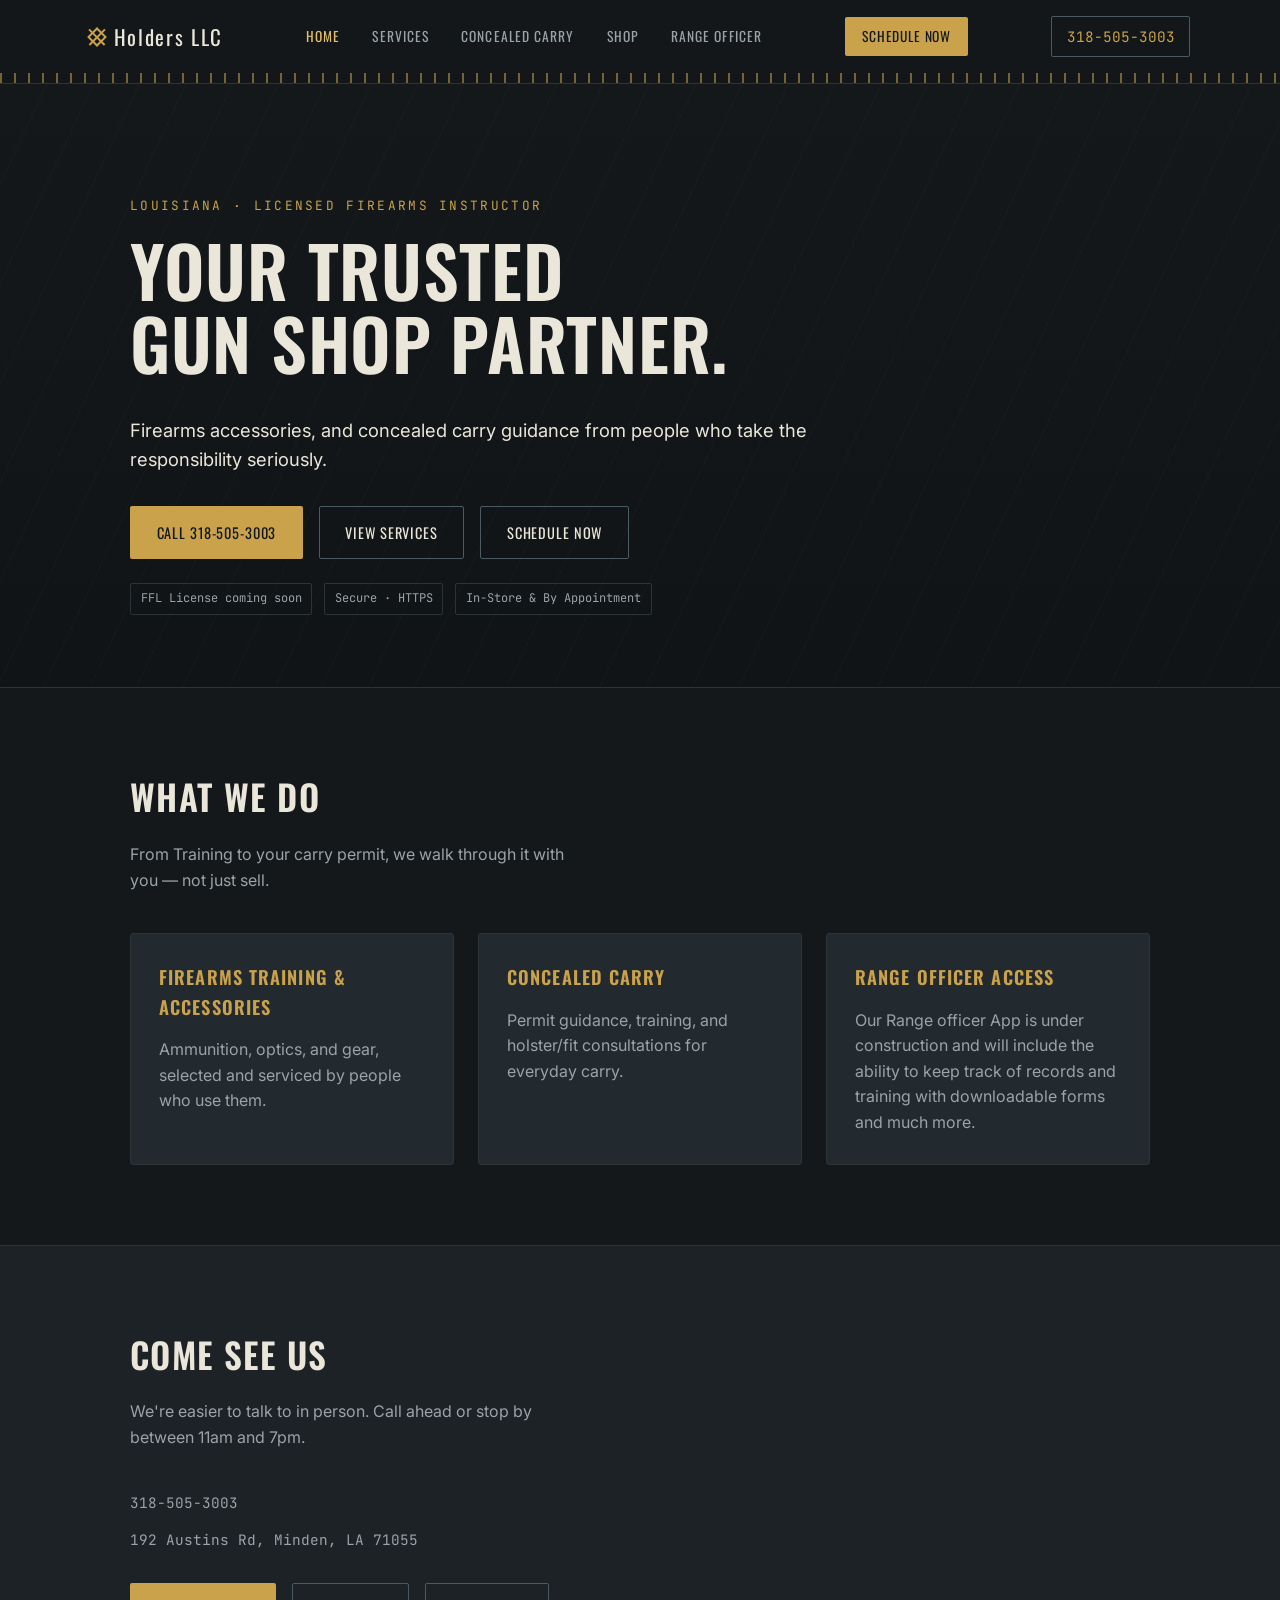
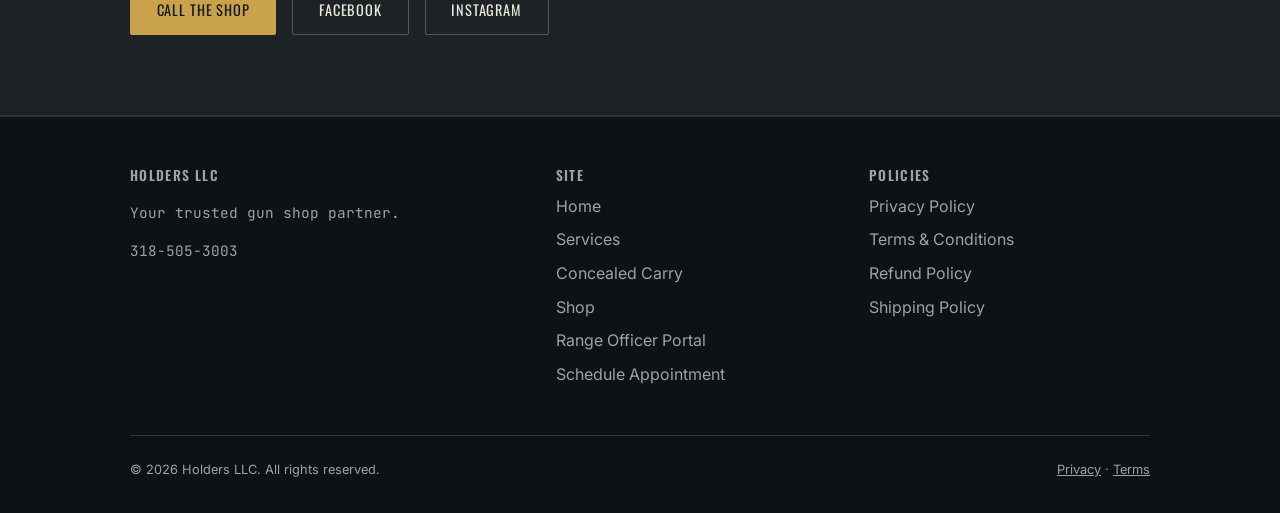
<file: index.html>
<!DOCTYPE html>
<html lang="en">
<head>
<meta charset="UTF-8">
<meta name="viewport" content="width=device-width, initial-scale=1">
<title>Holders LLC — Your Trusted Gun Shop Partner</title>
<meta name="description" content="Holders LLC: your trusted gun shop for firearms accessories, and concealed carry services.">
<link rel="preconnect" href="https://fonts.googleapis.com">
<link href="https://fonts.googleapis.com/css2?family=Oswald:wght@500;600;700&family=Inter:wght@400;500;600&family=JetBrains+Mono:wght@400;500&display=swap" rel="stylesheet">
<link rel="stylesheet" href="style.css">
</head>
<body>

<header class="site">
  <div class="container nav-inner">
    <a href="index.html" class="brand"><span class="mark"></span>Holders LLC</a>
    <button class="nav-toggle" aria-label="Toggle menu" onclick="document.querySelector('nav.links').classList.toggle('open')">☰</button>
    <nav class="links">
      <a href="index.html" class="active">Home</a>
      <a href="services.html">Services</a>
      <a href="concealed-carry.html">Concealed Carry</a>
      <a href="shop.html">Shop</a>
      <a href="http://portal.holders.llc">Range Officer</a>
    </nav>
    <a href="https://portal.holders.llc/booking" class="btn btn-primary" style="font-size:0.85rem;padding:0.45rem 1rem;">Schedule Now</a>
    <a href="tel:3185053003" class="nav-phone">318-505-3003</a>
  </div>
  <div class="rim-rule"></div>
</header>

<main>
  <section class="hero">
    <div class="container">
      <span class="eyebrow">Louisiana · Licensed Firearms Instructor</span>
      <h1>Your trusted<br>gun shop partner.</h1>
      <p class="lead">Firearms accessories, and concealed carry guidance from people who take the responsibility seriously.</p>
      <div class="hero-actions">
        <a href="tel:3185053003" class="btn btn-primary">Call 318-505-3003</a>
        <a href="services.html" class="btn btn-ghost">View Services</a>
        <a href="https://portal.holders.llc/booking" class="btn btn-ghost">Schedule Now</a>
      </div>
      <div class="badges">
        <span class="badge">FFL License coming soon</span>
        <span class="badge">Secure · HTTPS</span>
        <span class="badge">In-Store &amp; By Appointment</span>
      </div>
    </div>
  </section>

  <section>
    <div class="container">
      <div class="section-head">
        <h2 class="mt-0">What we do</h2>
        <p>From Training to your carry permit, we walk through it with you — not just sell.</p>
      </div>
      <div class="grid-3">
        <div class="card">
          <h3>Firearms Training &amp; Accessories</h3>
          <p>Ammunition, optics, and gear, selected and serviced by people who use them.</p>
        </div>
        <div class="card">
          <h3>Concealed Carry</h3>
          <p>Permit guidance, training, and holster/fit consultations for everyday carry.</p>
        </div>
        <div class="card">
          <h3>Range Officer Access</h3>
          <p>Our Range officer App is under construction and will include the ability to keep track of records and training with downloadable forms and much more.</p>
        </div>
      </div>
    </div>
  </section>

  <section class="alt">
    <div class="container">
      <div class="section-head">
        <h2 class="mt-0">Come see us</h2>
        <p>We're easier to talk to in person. Call ahead or stop by between 11am and 7pm.</p>
      </div>
      <p class="footer-mono">318-505-3003</p>
      <p class="footer-mono">192 Austins Rd, Minden, LA 71055</p>
      <div class="hero-actions">
        <a href="tel:3185053003" class="btn btn-primary">Call the Shop</a>
        <a href="https://www.facebook.com/162802864345119" class="btn btn-ghost">Facebook</a>
        <a href="https://www.instagram.com/holdersllc" class="btn btn-ghost">Instagram</a>
      </div>
    </div>
  </section>
</main>

<footer class="site">
  <div class="container">
    <div class="footer-grid">
      <div>
        <h4>Holders LLC</h4>
        <p class="footer-mono">Your trusted gun shop partner.</p>
        <p class="footer-mono">318-505-3003</p>
      </div>
      <div>
        <h4>Site</h4>
        <ul>
          <li><a href="index.html">Home</a></li>
          <li><a href="services.html">Services</a></li>
          <li><a href="concealed-carry.html">Concealed Carry</a></li>
          <li><a href="shop.html">Shop</a></li>
          <li><a href="http://portal.holders.llc">Range Officer Portal</a></li>
          <li><a href="https://portal.holders.llc/booking">Schedule Appointment</a></li>
        </ul>
      </div>
      <div>
        <h4>Policies</h4>
        <ul>
          <li><a href="privacy-policy.html">Privacy Policy</a></li>
          <li><a href="terms.html">Terms &amp; Conditions</a></li>
          <li><a href="refund-policy.html">Refund Policy</a></li>
          <li><a href="shipping-policy.html">Shipping Policy</a></li>
        </ul>
      </div>
    </div>
    <div class="footer-bottom">
      <span>© 2026 Holders LLC. All rights reserved.</span>
      <span><a href="privacy-policy.html">Privacy</a> · <a href="terms.html">Terms</a></span>
    </div>
  </div>
</footer>

</body>
</html>
</file>
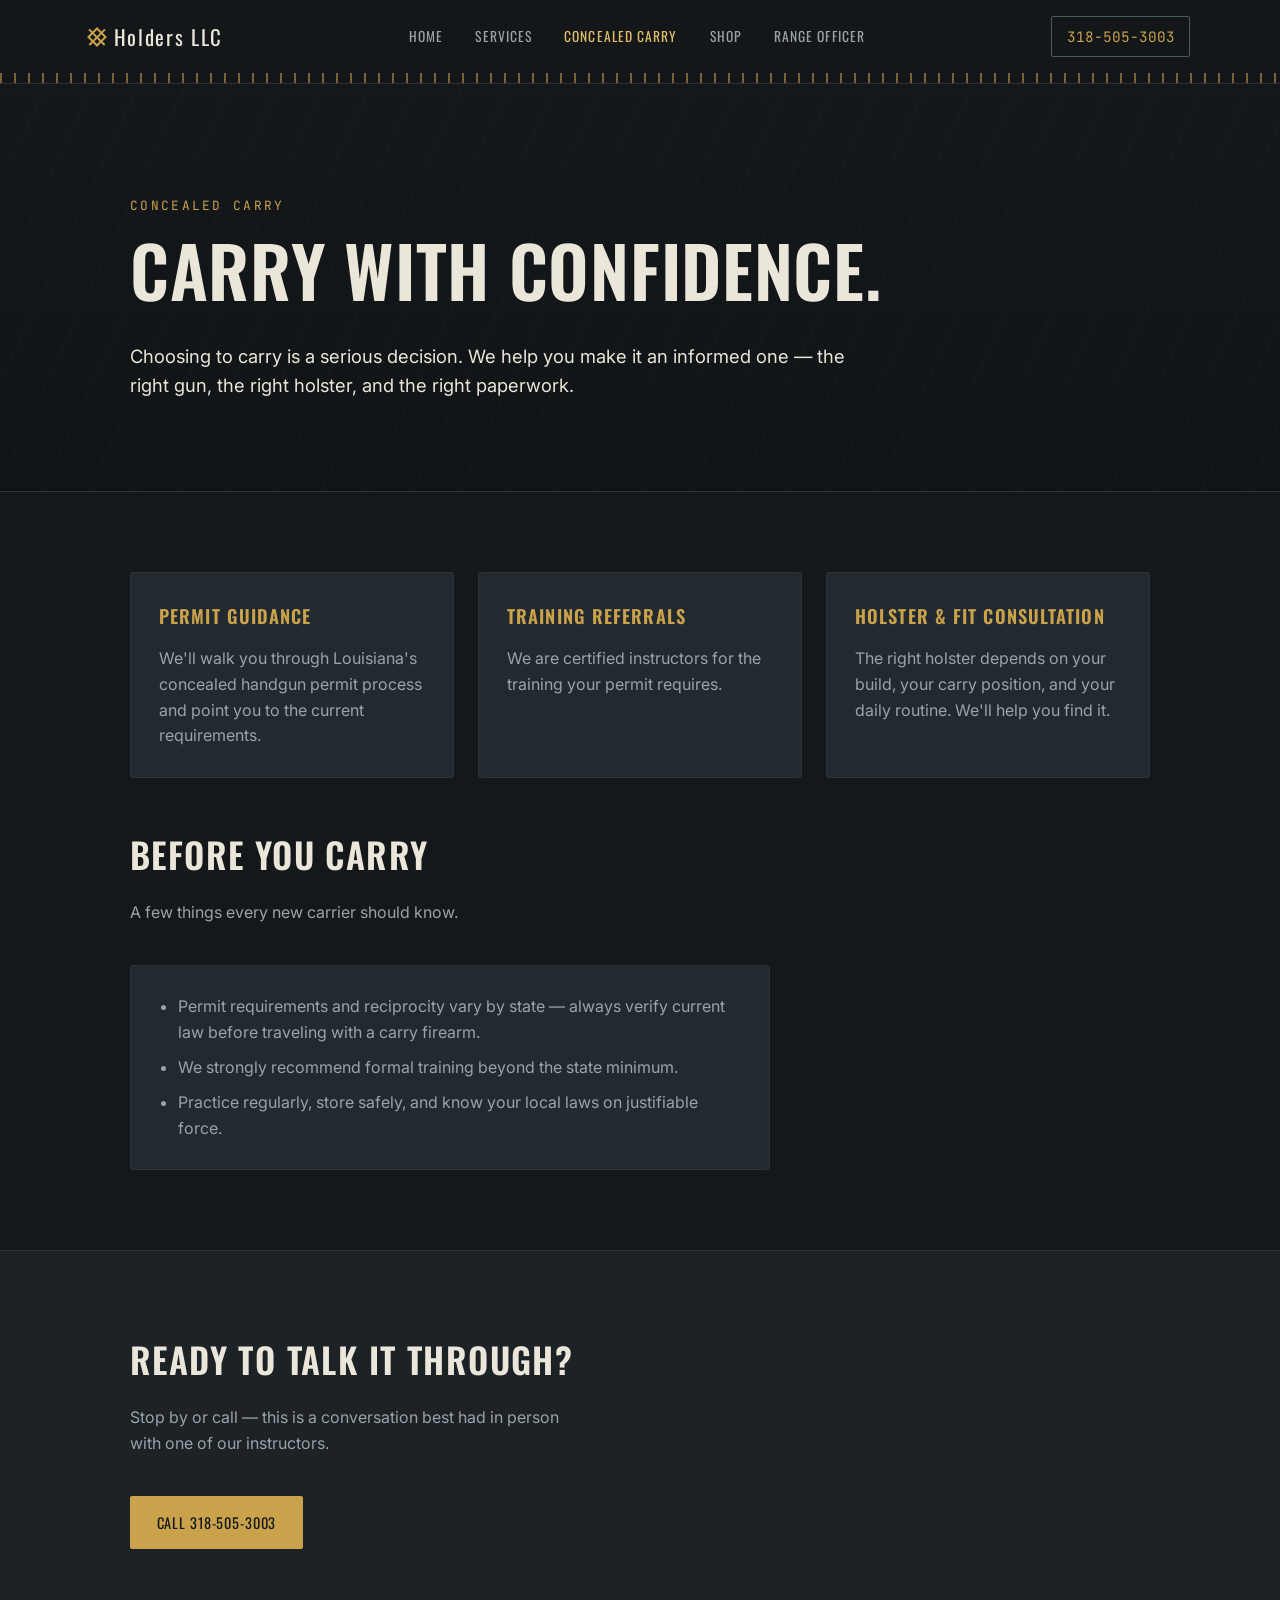
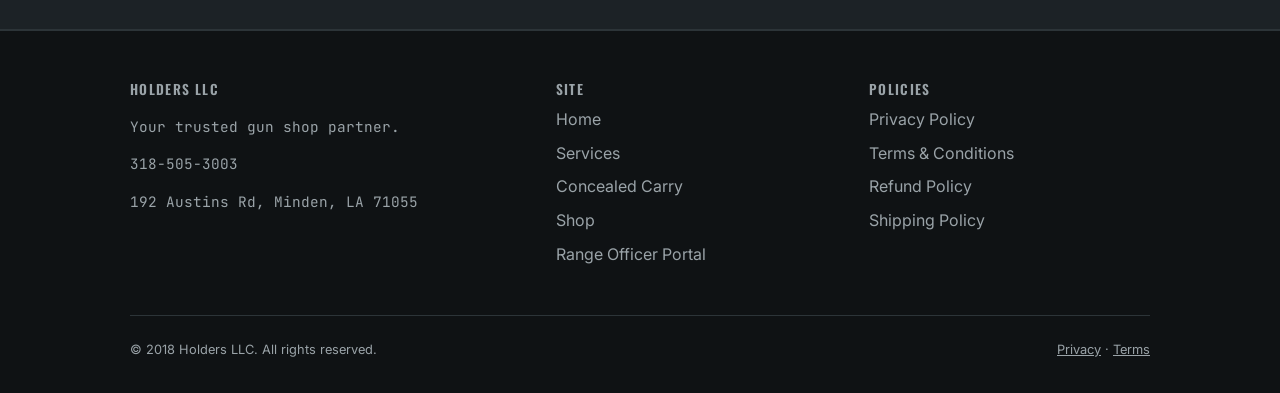
<file: concealed-carry.html>
<!DOCTYPE html>
<html lang="en">
<head>
<meta charset="UTF-8">
<meta name="viewport" content="width=device-width, initial-scale=1">
<title>Concealed Carry — Holders LLC</title>
<meta name="description" content="Concealed carry training, holster fit, and advanced training referrals to Holders LLC insturctors.">
<link rel="preconnect" href="https://fonts.googleapis.com">
<link href="https://fonts.googleapis.com/css2?family=Oswald:wght@500;600;700&family=Inter:wght@400;500;600&family=JetBrains+Mono:wght@400;500&display=swap" rel="stylesheet">
<link rel="stylesheet" href="style.css">
</head>
<body>

<header class="site">
  <div class="container nav-inner">
    <a href="index.html" class="brand"><span class="mark"></span>Holders LLC</a>
    <button class="nav-toggle" aria-label="Toggle menu" onclick="document.querySelector('nav.links').classList.toggle('open')">☰</button>
    <nav class="links">
      <a href="index.html">Home</a>
      <a href="services.html">Services</a>
      <a href="concealed-carry.html" class="active">Concealed Carry</a>
      <a href="shop.html">Shop</a>
      <a href="http://portal.holders.llc">Range Officer</a>
    </nav>
    <a href="tel:3185053003" class="nav-phone">318-505-3003</a>
  </div>
  <div class="rim-rule"></div>
</header>

<main>
  <section class="hero">
    <div class="container">
      <span class="eyebrow">Concealed Carry</span>
      <h1>Carry with confidence.</h1>
      <p class="lead">Choosing to carry is a serious decision. We help you make it an informed one — the right gun, the right holster, and the right paperwork.</p>
    </div>
  </section>

  <section>
    <div class="container">
      <div class="grid-3">
        <div class="card">
          <h3>Permit Guidance</h3>
          <p>We'll walk you through Louisiana's concealed handgun permit process and point you to the current requirements.</p>
        </div>
        <div class="card">
          <h3>Training Referrals</h3>
          <p>We are certified instructors for the training your permit requires.</p>
        </div>
        <div class="card">
          <h3>Holster &amp; Fit Consultation</h3>
          <p>The right holster depends on your build, your carry position, and your daily routine. We'll help you find it.</p>
        </div>
      </div>

      <div class="section-head" style="margin-top: 3rem;">
        <h2>Before you carry</h2>
        <p>A few things every new carrier should know.</p>
      </div>
      <div class="card" style="max-width: 640px;">
        <ul style="color: var(--paper-muted); padding-left: 1.2rem; margin: 0;">
          <li style="margin-bottom: 0.6rem;">Permit requirements and reciprocity vary by state — always verify current law before traveling with a carry firearm.</li>
          <li style="margin-bottom: 0.6rem;">We strongly recommend formal training beyond the state minimum.</li>
          <li>Practice regularly, store safely, and know your local laws on justifiable force.</li>
        </ul>
      </div>
    </div>
  </section>

  <section class="alt">
    <div class="container">
      <div class="section-head">
        <h2 class="mt-0">Ready to talk it through?</h2>
        <p>Stop by or call — this is a conversation best had in person with one of our instructors.</p>
      </div>
      <a href="tel:3185053003" class="btn btn-primary">Call 318-505-3003</a>
    </div>
  </section>
</main>

<footer class="site">
  <div class="container">
    <div class="footer-grid">
      <div>
        <h4>Holders LLC</h4>
        <p class="footer-mono">Your trusted gun shop partner.</p>
        <p class="footer-mono">318-505-3003</p>
        <p class="footer-mono">192 Austins Rd, Minden, LA 71055</p>
      </div>
      <div>
        <h4>Site</h4>
        <ul>
          <li><a href="index.html">Home</a></li>
          <li><a href="services.html">Services</a></li>
          <li><a href="concealed-carry.html">Concealed Carry</a></li>
          <li><a href="shop.html">Shop</a></li>
          <li><a href="http://portal.holders.llc">Range Officer Portal</a></li>
        </ul>
      </div>
      <div>
        <h4>Policies</h4>
        <ul>
          <li><a href="privacy-policy.html">Privacy Policy</a></li>
          <li><a href="terms.html">Terms &amp; Conditions</a></li>
          <li><a href="refund-policy.html">Refund Policy</a></li>
          <li><a href="shipping-policy.html">Shipping Policy</a></li>
        </ul>
      </div>
    </div>
    <div class="footer-bottom">
      <span>© 2018 Holders LLC. All rights reserved.</span>
      <span><a href="privacy-policy.html">Privacy</a> · <a href="terms.html">Terms</a></span>
    </div>
  </div>
</footer>

</body>
</html>
</file>
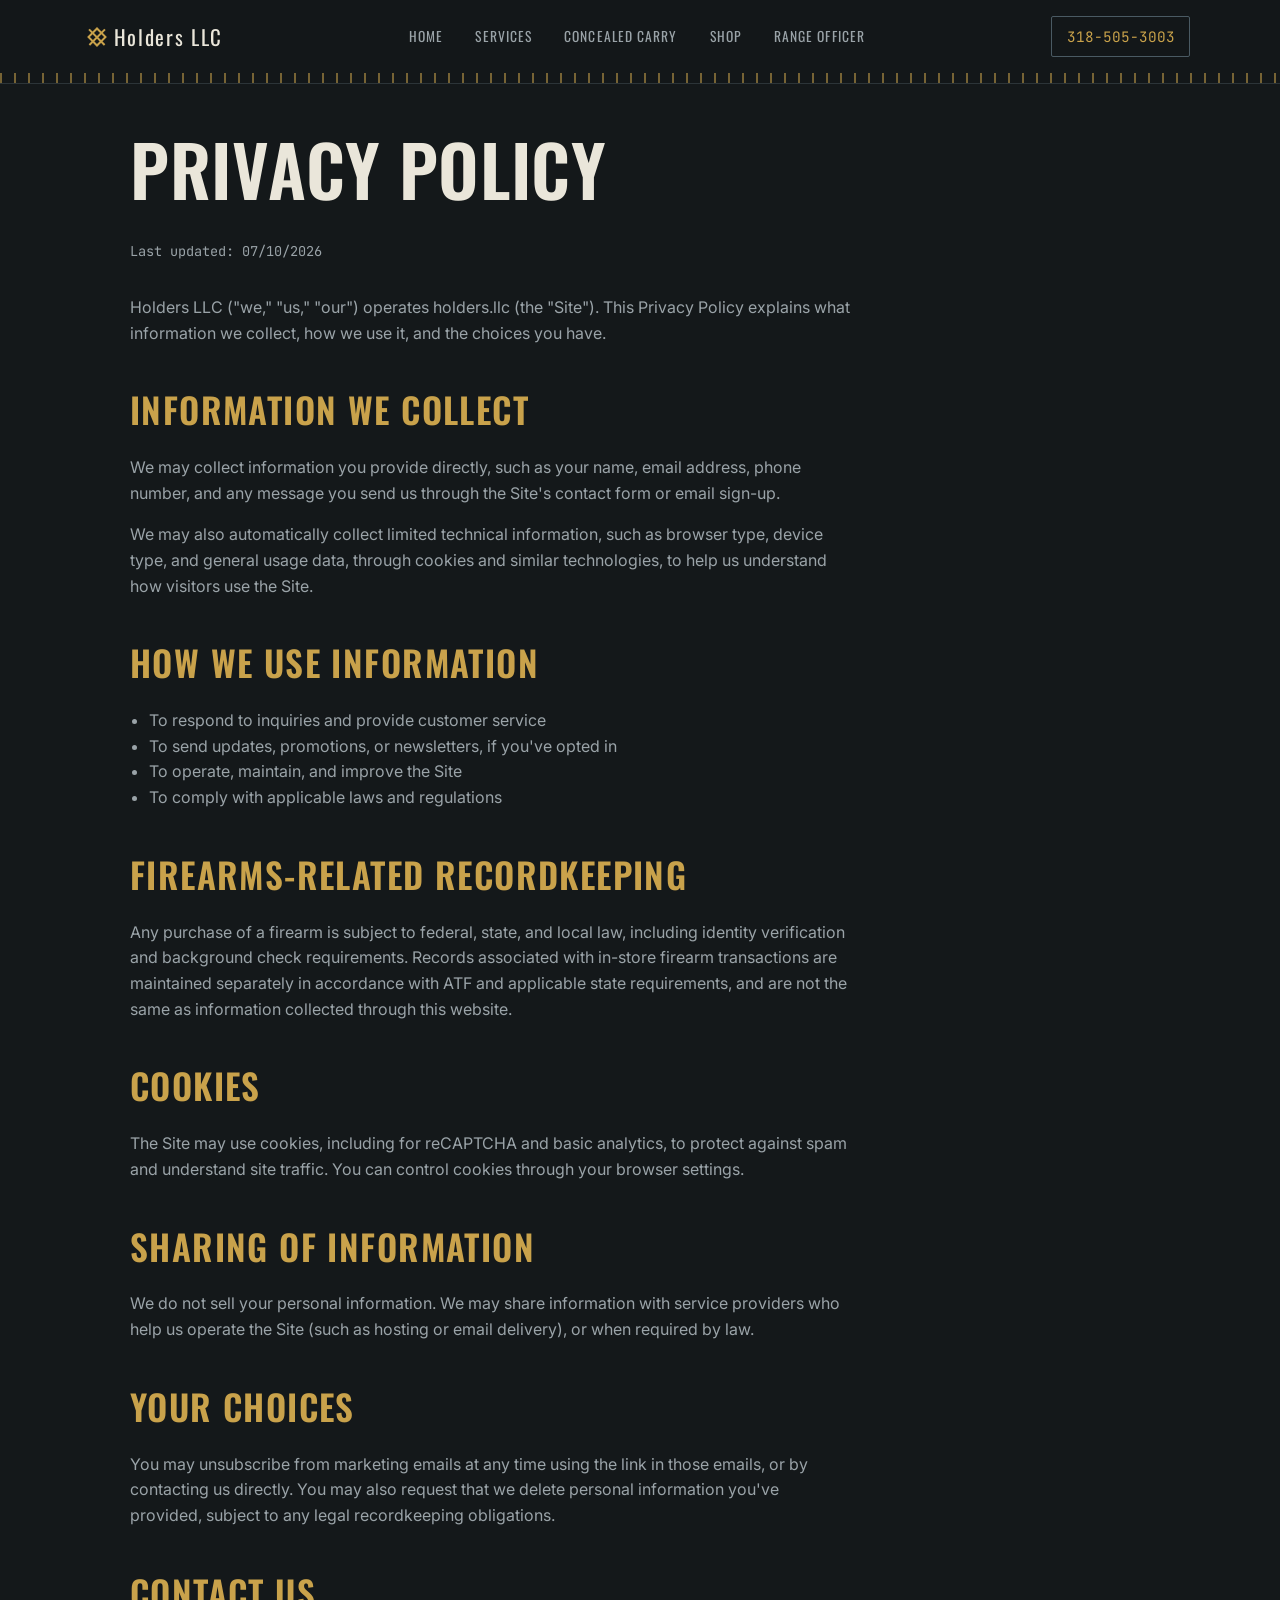
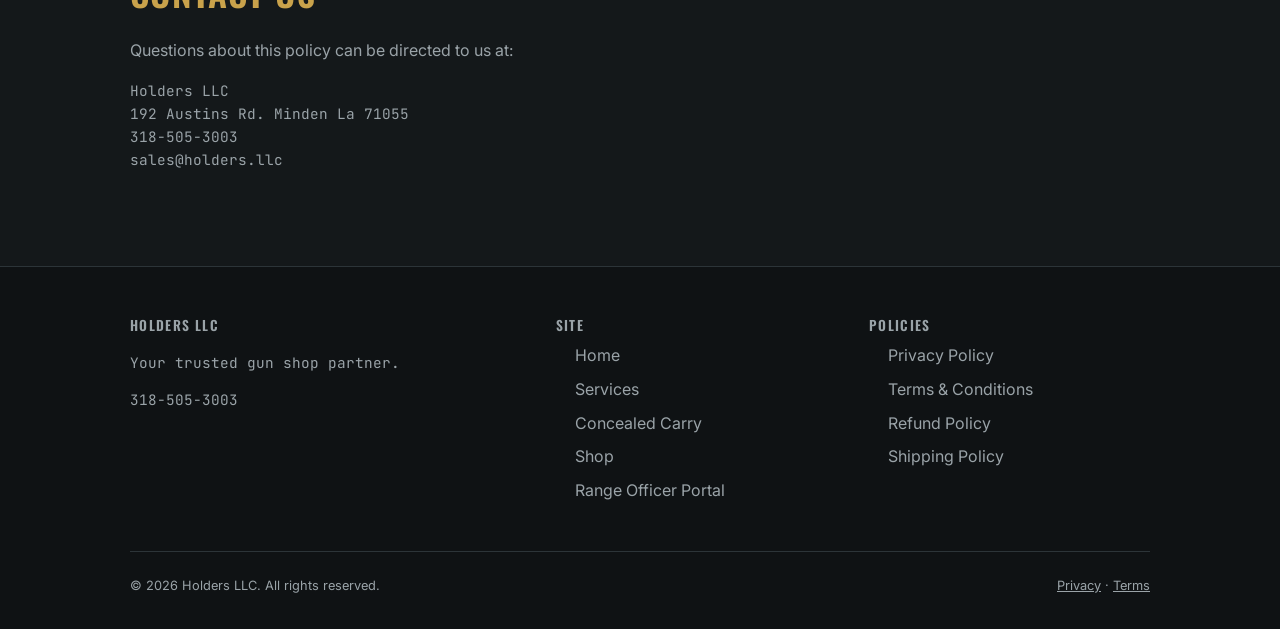
<file: privacy-policy.html>
<!DOCTYPE html>
<html lang="en">
<head>
<meta charset="UTF-8">
<meta name="viewport" content="width=device-width, initial-scale=1">
<title>Privacy Policy — Holders LLC</title>
<link rel="preconnect" href="https://fonts.googleapis.com">
<link href="https://fonts.googleapis.com/css2?family=Oswald:wght@500;600;700&family=Inter:wght@400;500;600&family=JetBrains+Mono:wght@400;500&display=swap" rel="stylesheet">
<link rel="stylesheet" href="style.css">
</head>
<body class="legal">

<header class="site">
  <div class="container nav-inner">
    <a href="index.html" class="brand"><span class="mark"></span>Holders LLC</a>
    <button class="nav-toggle" aria-label="Toggle menu" onclick="document.querySelector('nav.links').classList.toggle('open')">☰</button>
    <nav class="links">
      <a href="index.html">Home</a>
      <a href="services.html">Services</a>
      <a href="concealed-carry.html">Concealed Carry</a>
      <a href="shop.html">Shop</a>
      <a href="http://portal.holders.llc">Range Officer</a>
    </nav>
    <a href="tel:3185053003" class="nav-phone">318-505-3003</a>
  </div>
  <div class="rim-rule"></div>
</header>

<main>
  <div class="container">
    <h1>Privacy Policy</h1>
    <span class="updated">Last updated: 07/10/2026</span>
    
    <p>Holders LLC ("we," "us," "our") operates holders.llc (the "Site"). This Privacy Policy explains what information we collect, how we use it, and the choices you have.</p>

    <h2>Information We Collect</h2>
    <p>We may collect information you provide directly, such as your name, email address, phone number, and any message you send us through the Site's contact form or email sign-up.</p>
    <p>We may also automatically collect limited technical information, such as browser type, device type, and general usage data, through cookies and similar technologies, to help us understand how visitors use the Site.</p>

    <h2>How We Use Information</h2>
    <ul>
      <li>To respond to inquiries and provide customer service</li>
      <li>To send updates, promotions, or newsletters, if you've opted in</li>
      <li>To operate, maintain, and improve the Site</li>
      <li>To comply with applicable laws and regulations</li>
    </ul>

    <h2>Firearms-Related Recordkeeping</h2>
    <p>Any purchase of a firearm is subject to federal, state, and local law, including identity verification and background check requirements. Records associated with in-store firearm transactions are maintained separately in accordance with ATF and applicable state requirements, and are not the same as information collected through this website.</p>

    <h2>Cookies</h2>
    <p>The Site may use cookies, including for reCAPTCHA and basic analytics, to protect against spam and understand site traffic. You can control cookies through your browser settings.</p>

    <h2>Sharing of Information</h2>
    <p>We do not sell your personal information. We may share information with service providers who help us operate the Site (such as hosting or email delivery), or when required by law.</p>

    <h2>Your Choices</h2>
    <p>You may unsubscribe from marketing emails at any time using the link in those emails, or by contacting us directly. You may also request that we delete personal information you've provided, subject to any legal recordkeeping obligations.</p>

    <h2>Contact Us</h2>
    <p>Questions about this policy can be directed to us at:</p>
    <p class="footer-mono">Holders LLC<br>192 Austins Rd. Minden La 71055<br>318-505-3003<br>sales@holders.llc</p>
  </div>
</main>

<footer class="site">
  <div class="container">
    <div class="footer-grid">
      <div>
        <h4>Holders LLC</h4>
        <p class="footer-mono">Your trusted gun shop partner.</p>
        <p class="footer-mono">318-505-3003</p>
      </div>
      <div>
        <h4>Site</h4>
        <ul>
          <li><a href="index.html">Home</a></li>
          <li><a href="services.html">Services</a></li>
          <li><a href="concealed-carry.html">Concealed Carry</a></li>
          <li><a href="shop.html">Shop</a></li>
          <li><a href="http://portal.holders.llc">Range Officer Portal</a></li>
        </ul>
      </div>
      <div>
        <h4>Policies</h4>
        <ul>
          <li><a href="privacy-policy.html">Privacy Policy</a></li>
          <li><a href="terms.html">Terms &amp; Conditions</a></li>
          <li><a href="refund-policy.html">Refund Policy</a></li>
          <li><a href="shipping-policy.html">Shipping Policy</a></li>
        </ul>
      </div>
    </div>
    <div class="footer-bottom">
      <span>© 2026 Holders LLC. All rights reserved.</span>
      <span><a href="privacy-policy.html">Privacy</a> · <a href="terms.html">Terms</a></span>
    </div>
  </div>
</footer>

</body>
</html>
</file>
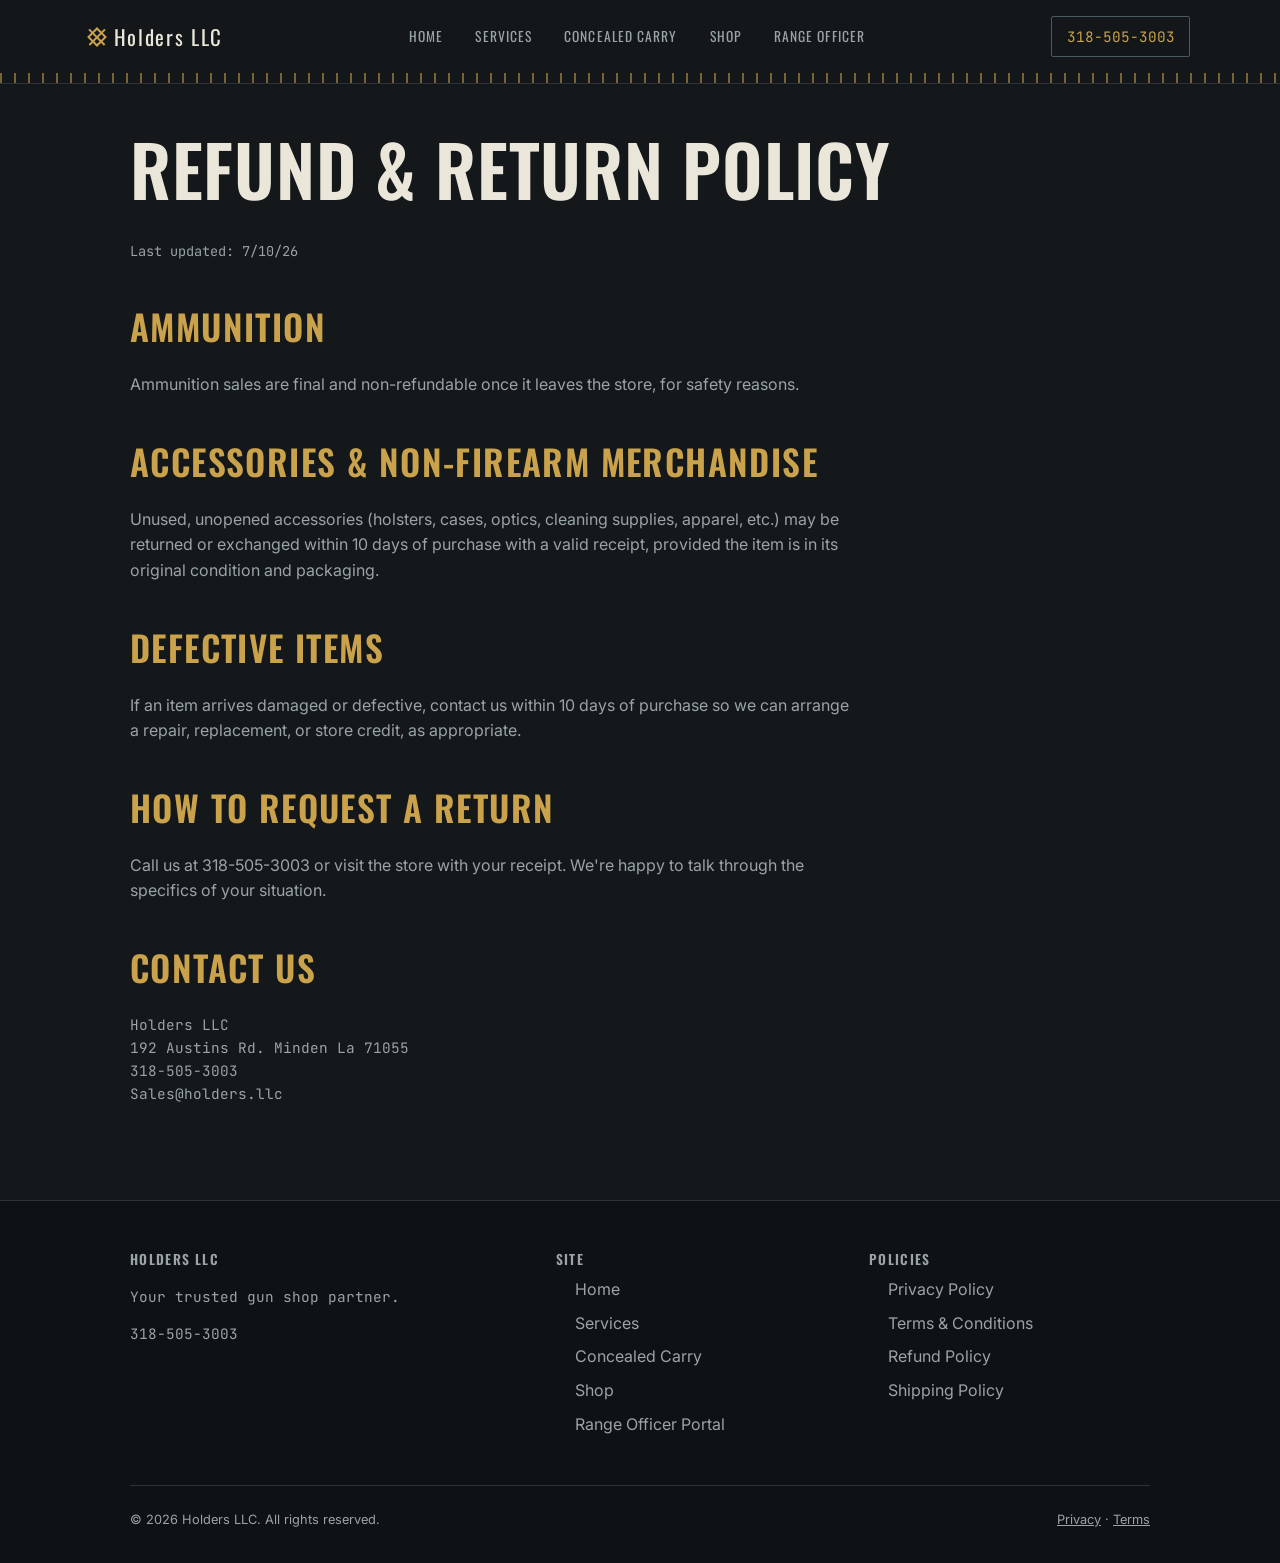
<file: refund-policy.html>
<!DOCTYPE html>
<html lang="en">
<head>
<meta charset="UTF-8">
<meta name="viewport" content="width=device-width, initial-scale=1">
<title>Refund Policy — Holders LLC</title>
<link rel="preconnect" href="https://fonts.googleapis.com">
<link href="https://fonts.googleapis.com/css2?family=Oswald:wght@500;600;700&family=Inter:wght@400;500;600&family=JetBrains+Mono:wght@400;500&display=swap" rel="stylesheet">
<link rel="stylesheet" href="style.css">
</head>
<body class="legal">

<header class="site">
  <div class="container nav-inner">
    <a href="index.html" class="brand"><span class="mark"></span>Holders LLC</a>
    <button class="nav-toggle" aria-label="Toggle menu" onclick="document.querySelector('nav.links').classList.toggle('open')">☰</button>
    <nav class="links">
      <a href="index.html">Home</a>
      <a href="services.html">Services</a>
      <a href="concealed-carry.html">Concealed Carry</a>
      <a href="shop.html">Shop</a>
      <a href="http://portal.holders.llc">Range Officer</a>
    </nav>
    <a href="tel:3185053003" class="nav-phone">318-505-3003</a>
  </div>
  <div class="rim-rule"></div>
</header>

<main>
  <div class="container">
    <h1>Refund &amp; Return Policy</h1>
    <span class="updated">Last updated: 7/10/26</span>

    <h2>Ammunition</h2>
    <p>Ammunition sales are final and non-refundable once it leaves the store, for safety reasons.</p>

    <h2>Accessories &amp; Non-Firearm Merchandise</h2>
    <p>Unused, unopened accessories (holsters, cases, optics, cleaning supplies, apparel, etc.) may be returned or exchanged within 10 days of purchase with a valid receipt, provided the item is in its original condition and packaging.</p>

    <h2>Defective Items</h2>
    <p>If an item arrives damaged or defective, contact us within 10 days of purchase so we can arrange a repair, replacement, or store credit, as appropriate.</p>

    <h2>How to Request a Return</h2>
    <p>Call us at 318-505-3003 or visit the store with your receipt. We're happy to talk through the specifics of your situation.</p>

    <h2>Contact Us</h2>
    <p class="footer-mono">Holders LLC<br>192 Austins Rd. Minden La 71055<br>318-505-3003<br>Sales@holders.llc</p>
  </div>
</main>

<footer class="site">
  <div class="container">
    <div class="footer-grid">
      <div>
        <h4>Holders LLC</h4>
        <p class="footer-mono">Your trusted gun shop partner.</p>
        <p class="footer-mono">318-505-3003</p>
      </div>
      <div>
        <h4>Site</h4>
        <ul>
          <li><a href="index.html">Home</a></li>
          <li><a href="services.html">Services</a></li>
          <li><a href="concealed-carry.html">Concealed Carry</a></li>
          <li><a href="shop.html">Shop</a></li>
          <li><a href="http://portal.holders.llc">Range Officer Portal</a></li>
        </ul>
      </div>
      <div>
        <h4>Policies</h4>
        <ul>
          <li><a href="privacy-policy.html">Privacy Policy</a></li>
          <li><a href="terms.html">Terms &amp; Conditions</a></li>
          <li><a href="refund-policy.html">Refund Policy</a></li>
          <li><a href="shipping-policy.html">Shipping Policy</a></li>
        </ul>
      </div>
    </div>
    <div class="footer-bottom">
      <span>© 2026 Holders LLC. All rights reserved.</span>
      <span><a href="privacy-policy.html">Privacy</a> · <a href="terms.html">Terms</a></span>
    </div>
  </div>
</footer>

</body>
</html>
</file>
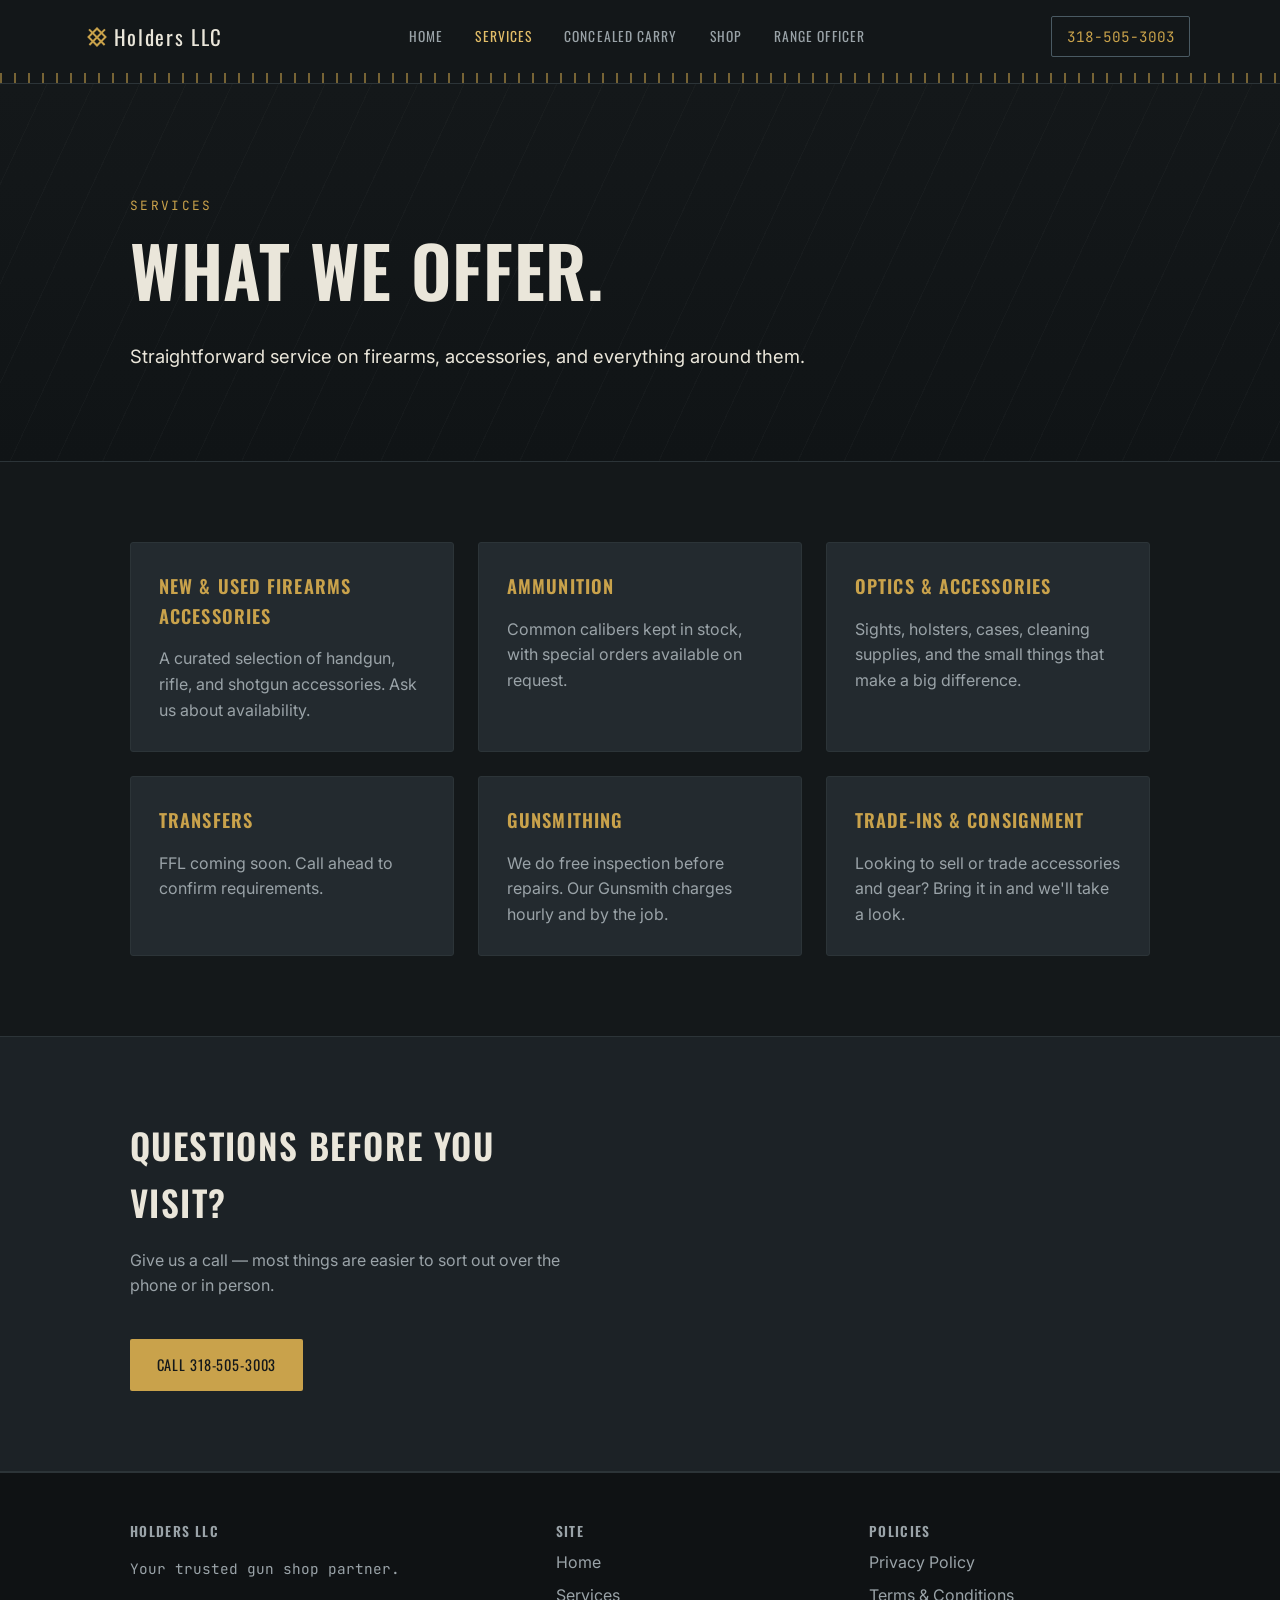
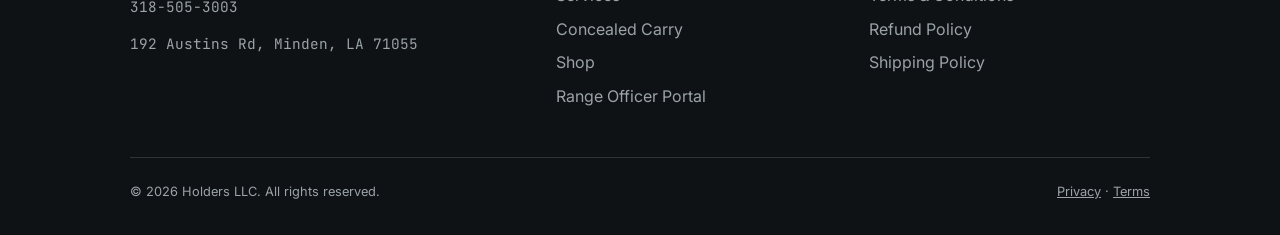
<file: services.html>
<!DOCTYPE html>
<html lang="en">
<head>
<meta charset="UTF-8">
<meta name="viewport" content="width=device-width, initial-scale=1">
<title>Services — Holders LLC</title>
<meta name="description" content="Firearms accessories sales, accessories, and range services from Holders LLC.">
<link rel="preconnect" href="https://fonts.googleapis.com">
<link href="https://fonts.googleapis.com/css2?family=Oswald:wght@500;600;700&family=Inter:wght@400;500;600&family=JetBrains+Mono:wght@400;500&display=swap" rel="stylesheet">
<link rel="stylesheet" href="style.css">
</head>
<body>

<header class="site">
  <div class="container nav-inner">
    <a href="index.html" class="brand"><span class="mark"></span>Holders LLC</a>
    <button class="nav-toggle" aria-label="Toggle menu" onclick="document.querySelector('nav.links').classList.toggle('open')">☰</button>
    <nav class="links">
      <a href="index.html">Home</a>
      <a href="services.html" class="active">Services</a>
      <a href="concealed-carry.html">Concealed Carry</a>
      <a href="shop.html">Shop</a>
      <a href="http://portal.holders.llc">Range Officer</a>
    </nav>
    <a href="tel:3185053003" class="nav-phone">318-505-3003</a>
  </div>
  <div class="rim-rule"></div>
</header>

<main>
  <section class="hero">
    <div class="container">
      <span class="eyebrow">Services</span>
      <h1>What we offer.</h1>
      <p class="lead">Straightforward service on firearms, accessories, and everything around them.</p>
    </div>
  </section>

  <section>
    <div class="container">
      <div class="grid-3">
        <div class="card">
          <h3>New &amp; Used Firearms Accessories</h3>
          <p>A curated selection of handgun, rifle, and shotgun accessories. Ask us about availability.</p>
        </div>
        <div class="card">
          <h3>Ammunition</h3>
          <p>Common calibers kept in stock, with special orders available on request.</p>
        </div>
        <div class="card">
          <h3>Optics &amp; Accessories</h3>
          <p>Sights, holsters, cases, cleaning supplies, and the small things that make a big difference.</p>
        </div>
        <div class="card">
          <h3>Transfers</h3>
          <p>FFL coming soon. Call ahead to confirm requirements.</p>
        </div>
        <div class="card">
          <h3>Gunsmithing</h3>
          <p>We do free inspection before repairs. Our Gunsmith charges hourly and by the job.</p>
        </div>
        <div class="card">
          <h3>Trade-Ins &amp; Consignment</h3>
          <p>Looking to sell or trade accessories and gear? Bring it in and we'll take a look.</p>
        </div>
      </div>
    </div>
  </section>

  <section class="alt">
    <div class="container">
      <div class="section-head">
        <h2 class="mt-0">Questions before you visit?</h2>
        <p>Give us a call — most things are easier to sort out over the phone or in person.</p>
      </div>
      <a href="tel:3185053003" class="btn btn-primary">Call 318-505-3003</a>
    </div>
  </section>
</main>

<footer class="site">
  <div class="container">
    <div class="footer-grid">
      <div>
        <h4>Holders LLC</h4>
        <p class="footer-mono">Your trusted gun shop partner.</p>
        <p class="footer-mono">318-505-3003</p>
        <p class="footer-mono">192 Austins Rd, Minden, LA 71055</p>
      </div>
      <div>
        <h4>Site</h4>
        <ul>
          <li><a href="index.html">Home</a></li>
          <li><a href="services.html">Services</a></li>
          <li><a href="concealed-carry.html">Concealed Carry</a></li>
          <li><a href="shop.html">Shop</a></li>
          <li><a href="http://portal.holders.llc">Range Officer Portal</a></li>
        </ul>
      </div>
      <div>
        <h4>Policies</h4>
        <ul>
          <li><a href="privacy-policy.html">Privacy Policy</a></li>
          <li><a href="terms.html">Terms &amp; Conditions</a></li>
          <li><a href="refund-policy.html">Refund Policy</a></li>
          <li><a href="shipping-policy.html">Shipping Policy</a></li>
        </ul>
      </div>
    </div>
    <div class="footer-bottom">
      <span>© 2026 Holders LLC. All rights reserved.</span>
      <span><a href="privacy-policy.html">Privacy</a> · <a href="terms.html">Terms</a></span>
    </div>
  </div>
</footer>

</body>
</html>
</file>
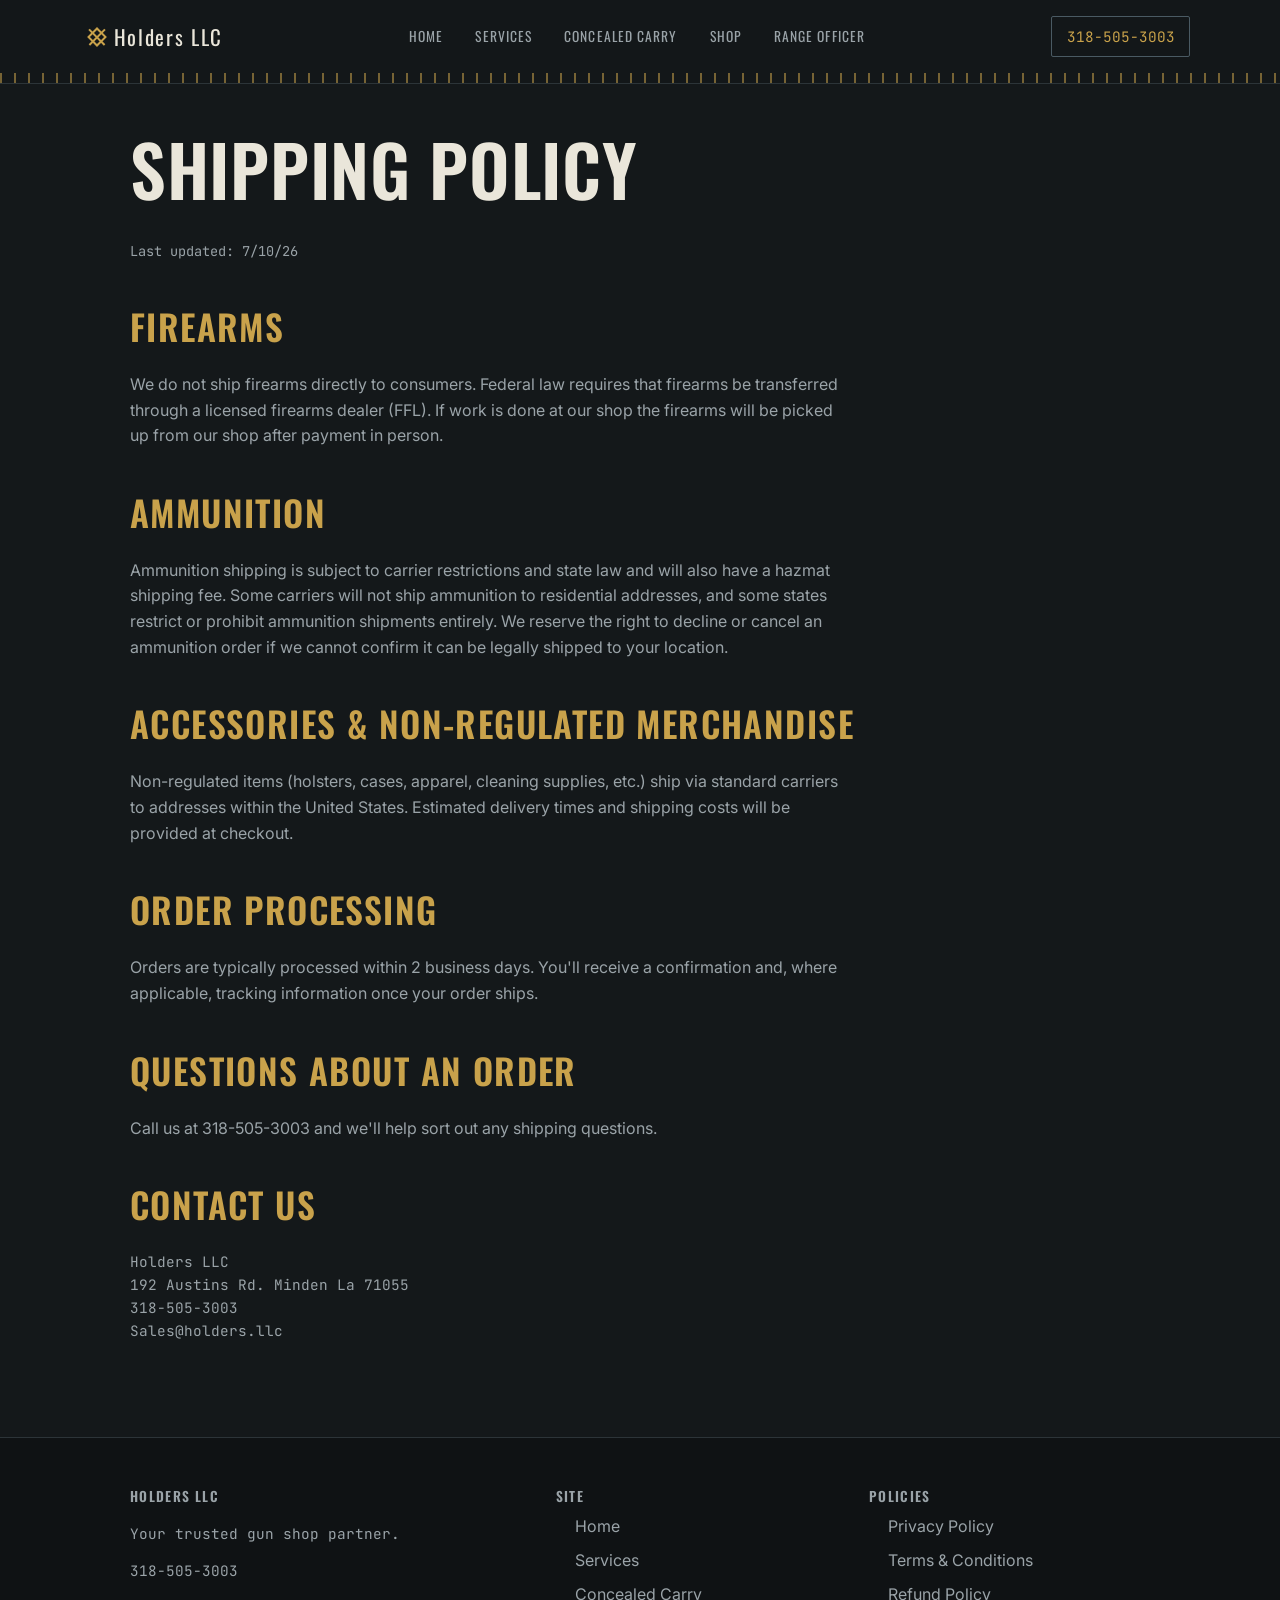
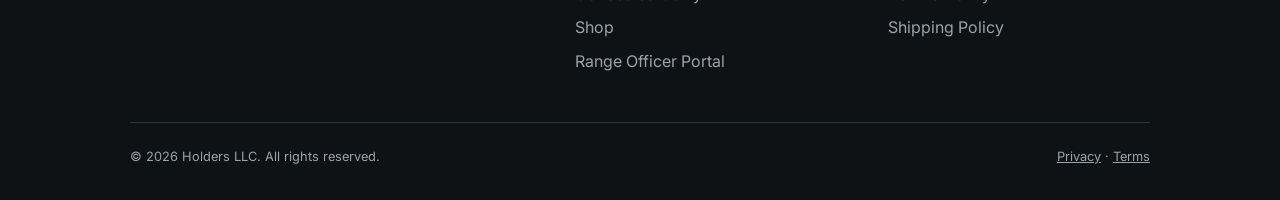
<file: shipping-policy.html>
<!DOCTYPE html>
<html lang="en">
<head>
<meta charset="UTF-8">
<meta name="viewport" content="width=device-width, initial-scale=1">
<title>Shipping Policy — Holders LLC</title>
<link rel="preconnect" href="https://fonts.googleapis.com">
<link href="https://fonts.googleapis.com/css2?family=Oswald:wght@500;600;700&family=Inter:wght@400;500;600&family=JetBrains+Mono:wght@400;500&display=swap" rel="stylesheet">
<link rel="stylesheet" href="style.css">
</head>
<body class="legal">

<header class="site">
  <div class="container nav-inner">
    <a href="index.html" class="brand"><span class="mark"></span>Holders LLC</a>
    <button class="nav-toggle" aria-label="Toggle menu" onclick="document.querySelector('nav.links').classList.toggle('open')">☰</button>
    <nav class="links">
      <a href="index.html">Home</a>
      <a href="services.html">Services</a>
      <a href="concealed-carry.html">Concealed Carry</a>
      <a href="shop.html">Shop</a>
      <a href="http://portal.holders.llc">Range Officer</a>
    </nav>
    <a href="tel:3185053003" class="nav-phone">318-505-3003</a>
  </div>
  <div class="rim-rule"></div>
</header>

<main>
  <div class="container">
    <h1>Shipping Policy</h1>
    <span class="updated">Last updated: 7/10/26</span>

    <h2>Firearms</h2>
    <p>We do not ship firearms directly to consumers. Federal law requires that firearms be transferred through a licensed firearms dealer (FFL). If work is done at our shop the firearms will be picked up from our shop after payment in person.</p>

    <h2>Ammunition</h2>
    <p>Ammunition shipping is subject to carrier restrictions and state law and will also have a hazmat shipping fee. Some carriers will not ship ammunition to residential addresses, and some states restrict or prohibit ammunition shipments entirely. We reserve the right to decline or cancel an ammunition order if we cannot confirm it can be legally shipped to your location.</p>

    <h2>Accessories &amp; Non-Regulated Merchandise</h2>
    <p>Non-regulated items (holsters, cases, apparel, cleaning supplies, etc.) ship via standard carriers to addresses within the United States. Estimated delivery times and shipping costs will be provided at checkout.</p>

    <h2>Order Processing</h2>
    <p>Orders are typically processed within 2 business days. You'll receive a confirmation and, where applicable, tracking information once your order ships.</p>

    <h2>Questions About an Order</h2>
    <p>Call us at 318-505-3003 and we'll help sort out any shipping questions.</p>

    <h2>Contact Us</h2>
    <p class="footer-mono">Holders LLC<br>192 Austins Rd. Minden La 71055<br>318-505-3003<br>Sales@holders.llc</p>
  </div>
</main>

<footer class="site">
  <div class="container">
    <div class="footer-grid">
      <div>
        <h4>Holders LLC</h4>
        <p class="footer-mono">Your trusted gun shop partner.</p>
        <p class="footer-mono">318-505-3003</p>
      </div>
      <div>
        <h4>Site</h4>
        <ul>
          <li><a href="index.html">Home</a></li>
          <li><a href="services.html">Services</a></li>
          <li><a href="concealed-carry.html">Concealed Carry</a></li>
          <li><a href="shop.html">Shop</a></li>
          <li><a href="http://portal.holders.llc">Range Officer Portal</a></li>
        </ul>
      </div>
      <div>
        <h4>Policies</h4>
        <ul>
          <li><a href="privacy-policy.html">Privacy Policy</a></li>
          <li><a href="terms.html">Terms &amp; Conditions</a></li>
          <li><a href="refund-policy.html">Refund Policy</a></li>
          <li><a href="shipping-policy.html">Shipping Policy</a></li>
        </ul>
      </div>
    </div>
    <div class="footer-bottom">
      <span>© 2026 Holders LLC. All rights reserved.</span>
      <span><a href="privacy-policy.html">Privacy</a> · <a href="terms.html">Terms</a></span>
    </div>
  </div>
</footer>

</body>
</html>
</file>
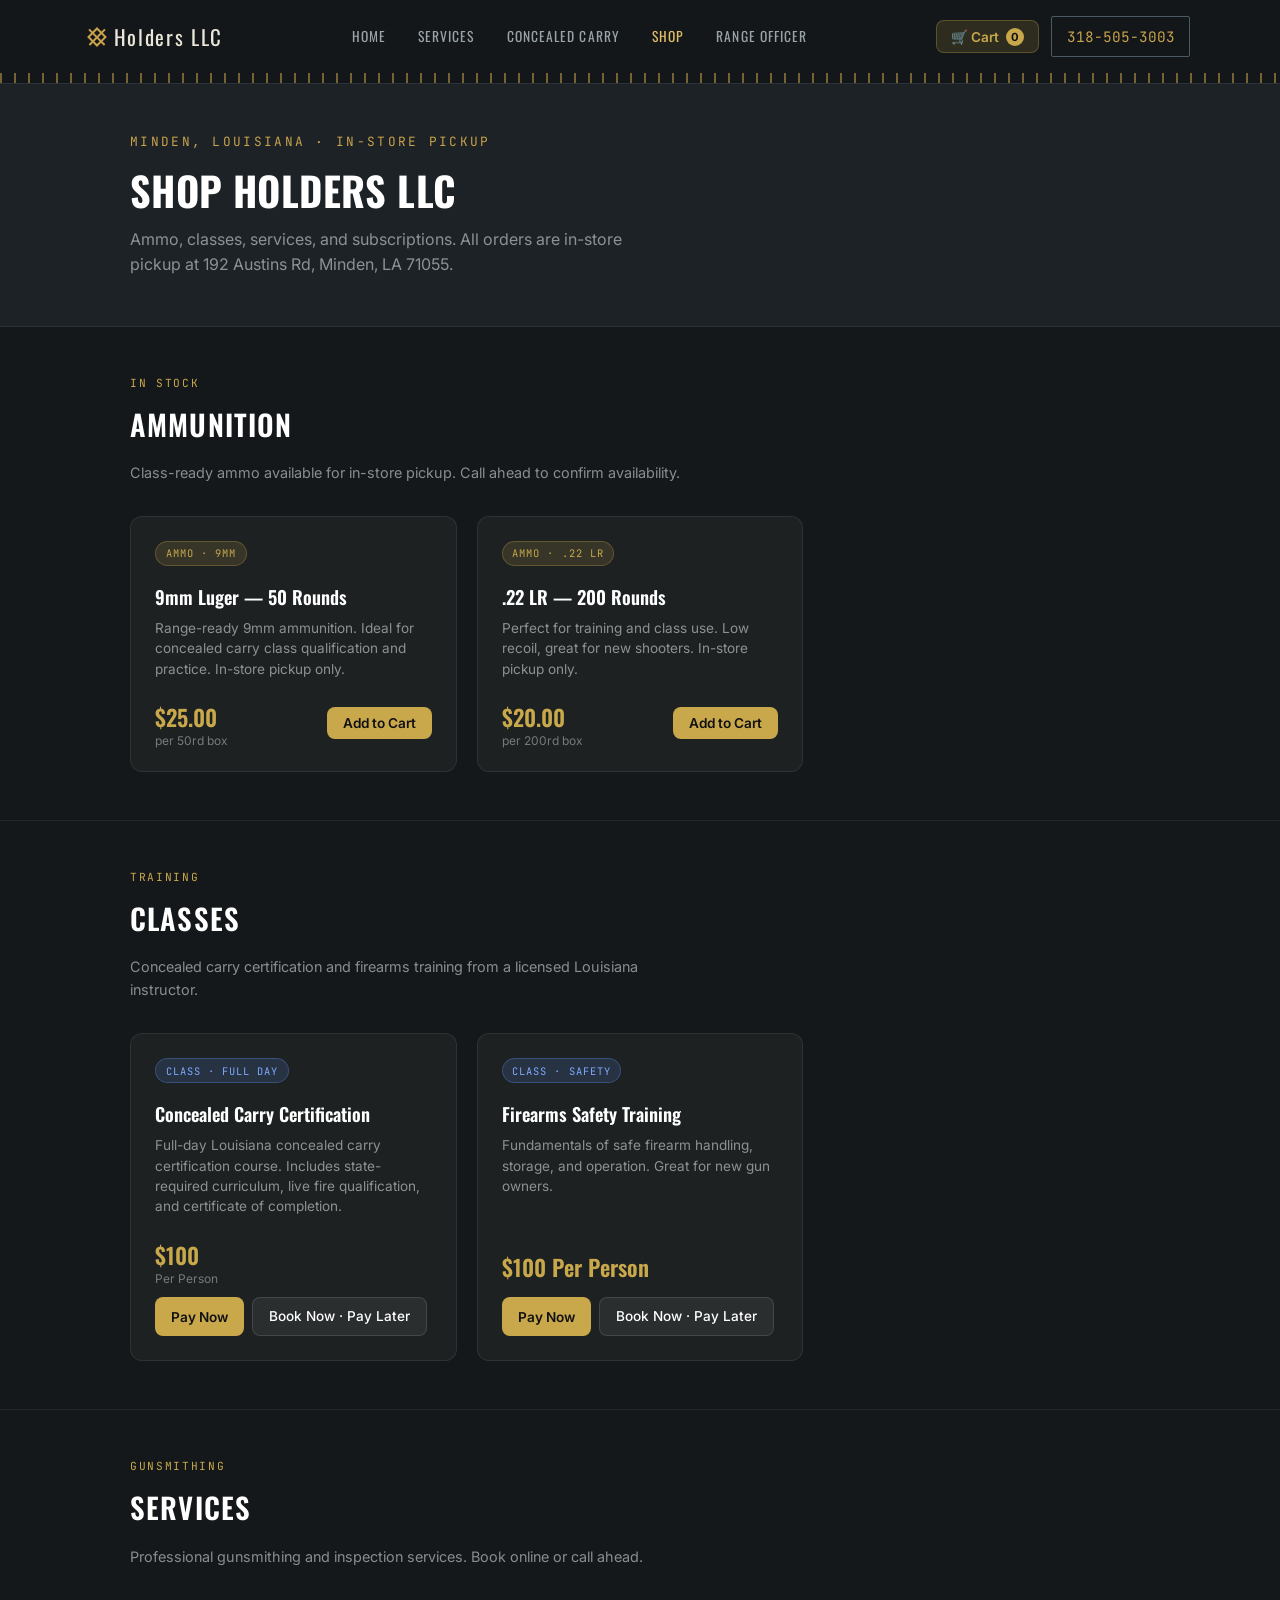
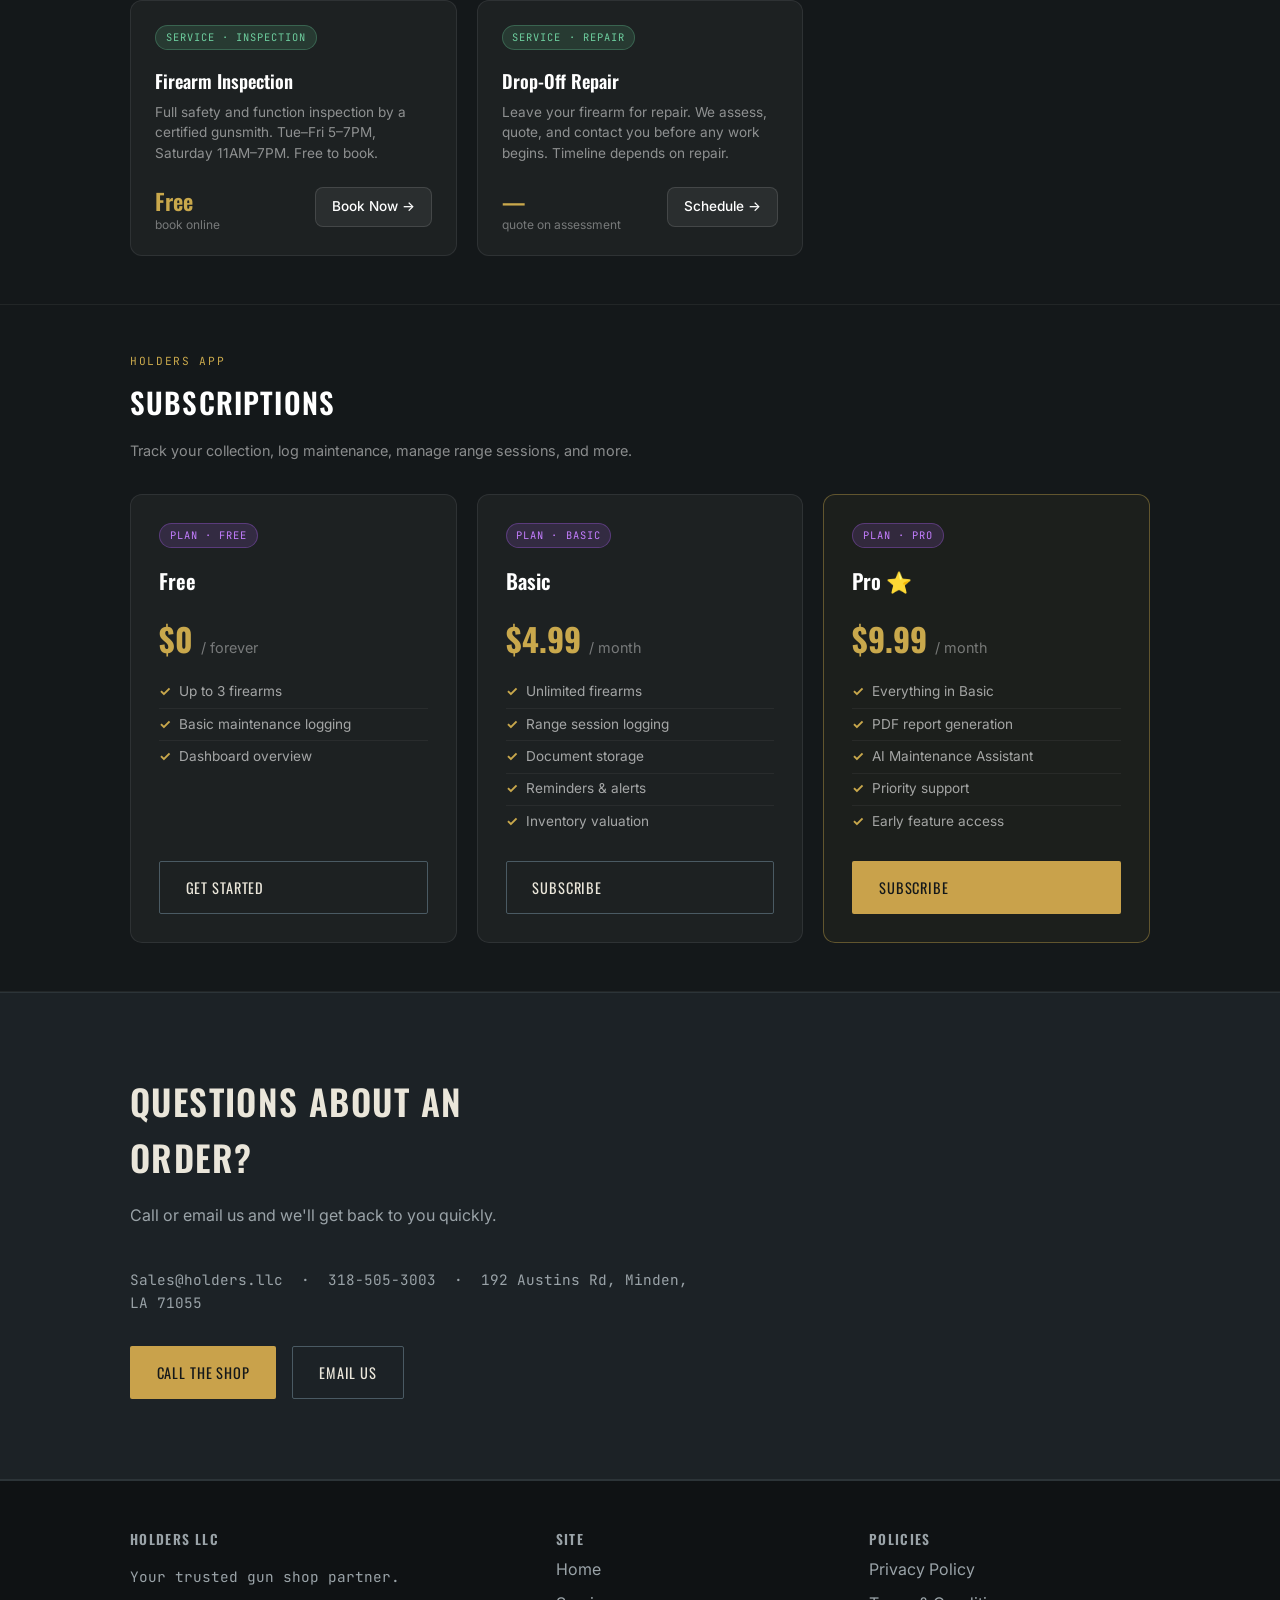
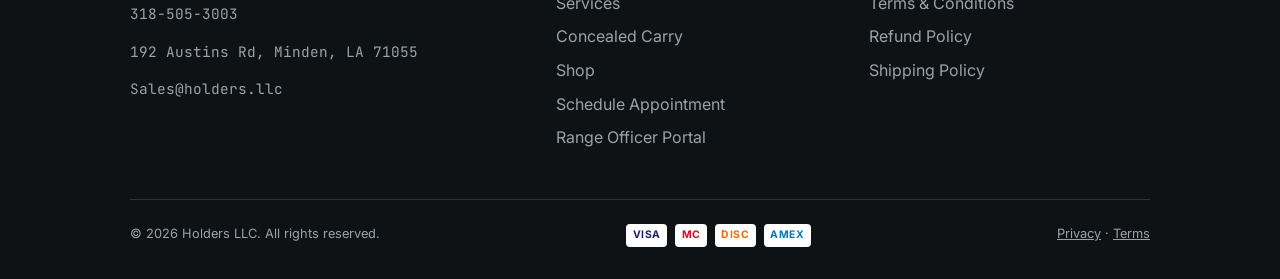
<file: shop.html>
<!DOCTYPE html>
<html lang="en">
<head>
<meta charset="UTF-8">
<meta name="viewport" content="width=device-width, initial-scale=1">
<title>Shop — Holders LLC</title>
<meta name="description" content="Shop Holders LLC for ammo, classes, services, and subscriptions. In-store pickup in Minden, Louisiana.">
<link rel="preconnect" href="https://fonts.googleapis.com">
<link href="https://fonts.googleapis.com/css2?family=Oswald:wght@500;600;700&family=Inter:wght@400;500;600&family=JetBrains+Mono:wght@400;500&display=swap" rel="stylesheet">
<link rel="stylesheet" href="style.css">
<style>
  /* Shop-specific styles */
  .shop-hero {
    background: var(--surface, #111);
    padding: 3rem 0 2rem;
    border-bottom: 1px solid rgba(255,255,255,0.08);
  }

  .shop-section {
    padding: 3rem 0;
    border-bottom: 1px solid rgba(255,255,255,0.06);
  }

  .shop-section:last-of-type { border-bottom: none; }

  .section-label {
    font-family: 'JetBrains Mono', monospace;
    font-size: 0.7rem;
    letter-spacing: 0.15em;
    text-transform: uppercase;
    color: var(--gold, #c9a84c);
    margin-bottom: 0.5rem;
  }

  .section-title {
    font-family: 'Oswald', sans-serif;
    font-size: 1.8rem;
    font-weight: 600;
    color: #fff;
    margin: 0 0 0.5rem;
  }

  .section-desc {
    color: rgba(255,255,255,0.5);
    font-size: 0.9rem;
    margin-bottom: 2rem;
  }

  .product-grid {
    display: grid;
    grid-template-columns: repeat(auto-fill, minmax(260px, 1fr));
    gap: 1.25rem;
  }

  .product-card {
    background: rgba(255,255,255,0.04);
    border: 1px solid rgba(255,255,255,0.08);
    border-radius: 12px;
    padding: 1.5rem;
    display: flex;
    flex-direction: column;
    transition: border-color 0.2s;
  }

  .product-card:hover { border-color: rgba(201,168,76,0.4); }

  .product-badge {
    display: inline-block;
    font-size: 0.65rem;
    font-family: 'JetBrains Mono', monospace;
    letter-spacing: 0.1em;
    text-transform: uppercase;
    padding: 0.2rem 0.6rem;
    border-radius: 20px;
    margin-bottom: 1rem;
    width: fit-content;
  }

  .badge-ammo { background: rgba(201,168,76,0.15); color: #c9a84c; border: 1px solid rgba(201,168,76,0.3); }
  .badge-class { background: rgba(100,150,255,0.15); color: #7eaaff; border: 1px solid rgba(100,150,255,0.3); }
  .badge-service { background: rgba(100,200,150,0.15); color: #6ecf9f; border: 1px solid rgba(100,200,150,0.3); }
  .badge-subscription { background: rgba(180,100,255,0.15); color: #c47eff; border: 1px solid rgba(180,100,255,0.3); }

  .product-name {
    font-family: 'Oswald', sans-serif;
    font-size: 1.15rem;
    font-weight: 600;
    color: #fff;
    margin: 0 0 0.4rem;
  }

  .product-desc {
    font-size: 0.85rem;
    color: rgba(255,255,255,0.5);
    flex: 1;
    margin-bottom: 1.25rem;
    line-height: 1.5;
  }

  .product-footer {
    display: flex;
    align-items: center;
    justify-content: space-between;
    margin-top: auto;
  }

  .product-price {
    font-family: 'Oswald', sans-serif;
    font-size: 1.4rem;
    font-weight: 600;
    color: #c9a84c;
  }

  .product-price span {
    font-size: 0.75rem;
    color: rgba(255,255,255,0.4);
    font-family: 'Inter', sans-serif;
    font-weight: 400;
    display: block;
    line-height: 1;
  }

  .btn-add {
    background: #c9a84c;
    color: #111;
    border: none;
    border-radius: 8px;
    padding: 0.5rem 1rem;
    font-size: 0.85rem;
    font-weight: 600;
    cursor: pointer;
    transition: background 0.2s;
    font-family: 'Inter', sans-serif;
  }

  .btn-add:hover { background: #b8963e; }

  .btn-link-card {
    display: inline-flex;
    align-items: center;
    gap: 0.4rem;
    background: rgba(255,255,255,0.06);
    color: #fff;
    border: 1px solid rgba(255,255,255,0.12);
    border-radius: 8px;
    padding: 0.5rem 1rem;
    font-size: 0.85rem;
    font-weight: 500;
    text-decoration: none;
    transition: all 0.2s;
  }

  .btn-link-card:hover {
    background: rgba(201,168,76,0.15);
    border-color: rgba(201,168,76,0.4);
    color: #c9a84c;
  }

  /* Subscription cards */
  .sub-grid {
    display: grid;
    grid-template-columns: repeat(auto-fill, minmax(280px, 1fr));
    gap: 1.25rem;
  }

  .sub-card {
    background: rgba(255,255,255,0.04);
    border: 1px solid rgba(255,255,255,0.08);
    border-radius: 12px;
    padding: 1.75rem;
    display: flex;
    flex-direction: column;
    transition: border-color 0.2s;
  }

  .sub-card.featured {
    border-color: rgba(201,168,76,0.4);
    background: rgba(201,168,76,0.05);
  }

  .sub-card:hover { border-color: rgba(201,168,76,0.4); }

  .sub-name {
    font-family: 'Oswald', sans-serif;
    font-size: 1.3rem;
    font-weight: 600;
    color: #fff;
    margin: 0 0 0.25rem;
  }

  .sub-price {
    font-family: 'Oswald', sans-serif;
    font-size: 2rem;
    font-weight: 700;
    color: #c9a84c;
    margin: 0.75rem 0;
  }

  .sub-price small {
    font-size: 0.9rem;
    color: rgba(255,255,255,0.4);
    font-family: 'Inter', sans-serif;
    font-weight: 400;
  }

  .sub-features {
    list-style: none;
    padding: 0;
    margin: 0 0 1.5rem;
    flex: 1;
  }

  .sub-features li {
    font-size: 0.85rem;
    color: rgba(255,255,255,0.6);
    padding: 0.3rem 0;
    border-bottom: 1px solid rgba(255,255,255,0.05);
    display: flex;
    align-items: center;
    gap: 0.5rem;
  }

  .sub-features li:last-child { border-bottom: none; }
  .sub-features li::before { content: '✓'; color: #c9a84c; font-weight: 700; }

  /* Cart sidebar */
  .cart-overlay {
    display: none;
    position: fixed;
    inset: 0;
    background: rgba(0,0,0,0.6);
    z-index: 100;
  }

  .cart-overlay.open { display: block; }

  .cart-sidebar {
    position: fixed;
    top: 0;
    right: -420px;
    width: 400px;
    height: 100vh;
    background: #1a1a1a;
    border-left: 1px solid rgba(255,255,255,0.1);
    z-index: 101;
    display: flex;
    flex-direction: column;
    transition: right 0.3s ease;
    overflow-y: auto;
  }

  .cart-sidebar.open { right: 0; }

  .cart-header {
    display: flex;
    align-items: center;
    justify-content: space-between;
    padding: 1.25rem 1.5rem;
    border-bottom: 1px solid rgba(255,255,255,0.08);
  }

  .cart-header h3 {
    font-family: 'Oswald', sans-serif;
    font-size: 1.2rem;
    color: #fff;
    margin: 0;
  }

  .cart-close {
    background: none;
    border: none;
    color: rgba(255,255,255,0.5);
    font-size: 1.5rem;
    cursor: pointer;
    line-height: 1;
  }

  .cart-items { flex: 1; padding: 1rem 1.5rem; }

  .cart-item {
    display: flex;
    justify-content: space-between;
    align-items: center;
    padding: 0.75rem 0;
    border-bottom: 1px solid rgba(255,255,255,0.06);
  }

  .cart-item-name { font-size: 0.9rem; color: #fff; }
  .cart-item-price { font-size: 0.9rem; color: #c9a84c; font-weight: 600; }

  .cart-item-remove {
    background: none;
    border: none;
    color: rgba(255,255,255,0.3);
    cursor: pointer;
    font-size: 1rem;
    padding: 0 0.5rem;
  }

  .cart-empty {
    text-align: center;
    color: rgba(255,255,255,0.3);
    font-size: 0.9rem;
    padding: 2rem 0;
  }

  .cart-footer {
    padding: 1.25rem 1.5rem;
    border-top: 1px solid rgba(255,255,255,0.08);
  }

  .cart-total {
    display: flex;
    justify-content: space-between;
    align-items: center;
    margin-bottom: 1rem;
  }

  .cart-total span { color: rgba(255,255,255,0.6); font-size: 0.9rem; }
  .cart-total strong { color: #fff; font-size: 1.1rem; font-family: 'Oswald', sans-serif; }

  /* Checkout form */
  .checkout-form { padding: 1rem 1.5rem; border-top: 1px solid rgba(255,255,255,0.08); }

  .checkout-form h4 {
    font-family: 'Oswald', sans-serif;
    color: #fff;
    margin: 0 0 1rem;
    font-size: 1rem;
  }

  .form-row { display: grid; grid-template-columns: 1fr 1fr; gap: 0.75rem; margin-bottom: 0.75rem; }
  .form-full { margin-bottom: 0.75rem; }

  .form-input {
    width: 100%;
    background: rgba(255,255,255,0.06);
    border: 1px solid rgba(255,255,255,0.12);
    border-radius: 8px;
    padding: 0.6rem 0.75rem;
    color: #fff;
    font-size: 0.85rem;
    font-family: 'Inter', sans-serif;
    box-sizing: border-box;
  }

  .form-input:focus {
    outline: none;
    border-color: rgba(201,168,76,0.5);
  }

  .form-input::placeholder { color: rgba(255,255,255,0.3); }

  .card-logos {
    display: flex;
    gap: 0.5rem;
    align-items: center;
    margin-bottom: 0.75rem;
  }

  .card-logo {
    background: #fff;
    border-radius: 4px;
    padding: 0.2rem 0.4rem;
    font-size: 0.65rem;
    font-weight: 700;
    letter-spacing: 0.05em;
  }

  .card-logo.visa { color: #1a1f71; }
  .card-logo.mc { color: #eb001b; }
  .card-logo.disc { color: #ff6600; }
  .card-logo.amex { color: #007bc1; }

  .ssl-badge {
    display: flex;
    align-items: center;
    gap: 0.4rem;
    font-size: 0.75rem;
    color: rgba(255,255,255,0.4);
    margin-bottom: 0.75rem;
  }

  .pickup-notice {
    background: rgba(100,200,150,0.1);
    border: 1px solid rgba(100,200,150,0.2);
    border-radius: 8px;
    padding: 0.75rem;
    font-size: 0.8rem;
    color: #6ecf9f;
    margin-bottom: 1rem;
    display: flex;
    gap: 0.5rem;
  }

  /* Cart button in nav */
  .cart-btn {
    background: rgba(201,168,76,0.15);
    border: 1px solid rgba(201,168,76,0.3);
    color: #c9a84c;
    border-radius: 8px;
    padding: 0.4rem 0.9rem;
    cursor: pointer;
    font-size: 0.85rem;
    font-family: 'Inter', sans-serif;
    font-weight: 600;
    display: flex;
    align-items: center;
    gap: 0.4rem;
  }

  .cart-count {
    background: #c9a84c;
    color: #111;
    border-radius: 50%;
    width: 18px;
    height: 18px;
    font-size: 0.7rem;
    display: flex;
    align-items: center;
    justify-content: center;
    font-weight: 700;
  }

  @media (max-width: 600px) {
    .cart-sidebar { width: 100%; right: -100%; }
    .form-row { grid-template-columns: 1fr; }
  }
</style>
</head>
<body>

<header class="site">
  <div class="container nav-inner">
    <a href="index.html" class="brand"><span class="mark"></span>Holders LLC</a>
    <button class="nav-toggle" aria-label="Toggle menu" onclick="document.querySelector('nav.links').classList.toggle('open')">☰</button>
    <nav class="links">
      <a href="index.html">Home</a>
      <a href="services.html">Services</a>
      <a href="concealed-carry.html">Concealed Carry</a>
      <a href="shop.html" class="active">Shop</a>
      <a href="http://portal.holders.llc">Range Officer</a>
    </nav>
    <div style="display:flex;align-items:center;gap:0.75rem;">
      <button class="cart-btn" onclick="toggleCart()">
        🛒 Cart <span class="cart-count" id="cartCount">0</span>
      </button>
      <a href="tel:3185053003" class="nav-phone">318-505-3003</a>
    </div>
  </div>
  <div class="rim-rule"></div>
</header>

<!-- Cart Overlay -->
<div class="cart-overlay" id="cartOverlay" onclick="toggleCart()"></div>

<!-- Cart Sidebar -->
<div class="cart-sidebar" id="cartSidebar">
  <div class="cart-header">
    <h3>Your Cart</h3>
    <button class="cart-close" onclick="toggleCart()">×</button>
  </div>

  <div class="cart-items" id="cartItems">
    <div class="cart-empty">Your cart is empty</div>
  </div>

  <div id="cartCheckout" style="display:none;">
    <div class="cart-footer">
      <div class="cart-total">
        <span>Total</span>
        <strong id="cartTotal">$0.00</strong>
      </div>
      <div class="pickup-notice">
        📍 <span>In-store pickup only · 192 Austins Rd, Minden, LA 71055</span>
      </div>
    </div>

    <div class="checkout-form">
      <h4>Payment Details</h4>

      <div class="card-logos">
        <span class="card-logo visa">VISA</span>
        <span class="card-logo mc">MC</span>
        <span class="card-logo disc">DISC</span>
        <span class="card-logo amex">AMEX</span>
      </div>

      <div class="ssl-badge">🔒 Secure checkout · HTTPS / SSL Encrypted</div>

      <div class="form-row">
        <input class="form-input" type="text" placeholder="First name" id="firstName">
        <input class="form-input" type="text" placeholder="Last name" id="lastName">
      </div>
      <div class="form-full">
        <input class="form-input" type="email" placeholder="Email address" id="checkoutEmail" style="width:100%">
      </div>
      <div class="form-full">
        <input class="form-input" type="tel" placeholder="Phone number" id="checkoutPhone" style="width:100%">
      </div>
      <div class="form-full">
        <input class="form-input" type="text" placeholder="Card number" id="cardNumber" maxlength="19" oninput="formatCard(this)" style="width:100%;font-family:'JetBrains Mono',monospace;">
      </div>
      <div class="form-row">
        <input class="form-input" type="text" placeholder="MM/YY" id="cardExpiry" maxlength="5" oninput="formatExpiry(this)" style="font-family:'JetBrains Mono',monospace;">
        <input class="form-input" type="text" placeholder="CVV" id="cardCvv" maxlength="4" style="font-family:'JetBrains Mono',monospace;">
      </div>

      <p style="font-size:0.75rem;color:rgba(255,255,255,0.3);margin:0.5rem 0 1rem;">
        Contact: Sales@holders.llc · 318-505-3003 · 192 Austins Rd, Minden, LA 71055
      </p>

      <button class="btn btn-primary" style="width:100%;justify-content:center;" onclick="submitOrder()">
        Complete Order
      </button>
    </div>
  </div>
</div>

<main>
  <!-- Shop Hero -->
  <section class="shop-hero">
    <div class="container">
      <span class="eyebrow">Minden, Louisiana · In-Store Pickup</span>
      <h1 style="font-family:'Oswald',sans-serif;font-size:2.5rem;font-weight:700;color:#fff;margin:0.5rem 0;">Shop Holders LLC</h1>
      <p style="color:rgba(255,255,255,0.5);max-width:500px;">Ammo, classes, services, and subscriptions. All orders are in-store pickup at 192 Austins Rd, Minden, LA 71055.</p>
    </div>
  </section>

  <!-- AMMO -->
  <section class="shop-section">
    <div class="container">
      <div class="section-label">In Stock</div>
      <h2 class="section-title">Ammunition</h2>
      <p class="section-desc">Class-ready ammo available for in-store pickup. Call ahead to confirm availability.</p>
      <div class="product-grid">

        <div class="product-card">
          <span class="product-badge badge-ammo">Ammo · 9mm</span>
          <div class="product-name">9mm Luger — 50 Rounds</div>
          <div class="product-desc">Range-ready 9mm ammunition. Ideal for concealed carry class qualification and practice. In-store pickup only.</div>
          <div class="product-footer">
            <div class="product-price">$25.00 <span>per 50rd box</span></div>
            <button class="btn-add" onclick="addToCart('9mm Luger 50rd', 25.00)">Add to Cart</button>
          </div>
        </div>

        <div class="product-card">
          <span class="product-badge badge-ammo">Ammo · .22 LR</span>
          <div class="product-name">.22 LR — 200 Rounds</div>
          <div class="product-desc">Perfect for training and class use. Low recoil, great for new shooters. In-store pickup only.</div>
          <div class="product-footer">
            <div class="product-price">$20.00 <span>per 200rd box</span></div>
            <button class="btn-add" onclick="addToCart('.22 LR 200rd', 20.00)">Add to Cart</button>
          </div>
        </div>

      </div>
    </div>
  </section>

  <!-- CLASSES -->
  <section class="shop-section">
    <div class="container">
      <div class="section-label">Training</div>
      <h2 class="section-title">Classes</h2>
      <p class="section-desc">Concealed carry certification and firearms training from a licensed Louisiana instructor.</p>
      <div class="product-grid">

        <div class="product-card">
          <span class="product-badge badge-class">Class · Full Day</span>
          <div class="product-name">Concealed Carry Certification</div>
          <div class="product-desc">Full-day Louisiana concealed carry certification course. Includes state-required curriculum, live fire qualification, and certificate of completion.</div>
          <div class="product-footer" style="flex-direction:column;align-items:flex-start;gap:0.75rem;">
            <div class="product-price">$100 <span>Per Person</span></div>
            <div style="display:flex;gap:0.5rem;flex-wrap:wrap;">
              <button class="btn-add" onclick="addToCart('Concealed Carry Certification', 100.00)">Pay Now</button>
              <a href="https://portal.holders.llc/booking/concealed-carry" class="btn-link-card">Book Now · Pay Later</a>
            </div>
          </div>
        </div>

        <div class="product-card">
          <span class="product-badge badge-class">Class · Safety</span>
          <div class="product-name">Firearms Safety Training</div>
          <div class="product-desc">Fundamentals of safe firearm handling, storage, and operation. Great for new gun owners.</div>
          <div class="product-footer" style="flex-direction:column;align-items:flex-start;gap:0.75rem;">
            <div class="product-price">$100 </span>Per Person</span></div>
            <div style="display:flex;gap:0.5rem;flex-wrap:wrap;">
              <button class="btn-add" onclick="addToCart('Firearms Safety Training', 100.00)">Pay Now</button>
              <a href="https://portal.holders.llc/booking/concealed-carry" class="btn-link-card">Book Now · Pay Later</a>
            </div>
          </div>
        </div>

      </div>
    </div>
  </section>

  <!-- SERVICES -->
  <section class="shop-section">
    <div class="container">
      <div class="section-label">Gunsmithing</div>
      <h2 class="section-title">Services</h2>
      <p class="section-desc">Professional gunsmithing and inspection services. Book online or call ahead.</p>
      <div class="product-grid">

        <div class="product-card">
          <span class="product-badge badge-service">Service · Inspection</span>
          <div class="product-name">Firearm Inspection</div>
          <div class="product-desc">Full safety and function inspection by a certified gunsmith. Tue–Fri 5–7PM, Saturday 11AM–7PM. Free to book.</div>
          <div class="product-footer">
            <div class="product-price">Free <span>book online</span></div>
            <a href="https://portal.holders.llc/booking/inspection" class="btn-link-card">Book Now →</a>
          </div>
        </div>

        <div class="product-card">
          <span class="product-badge badge-service">Service · Repair</span>
          <div class="product-name">Drop-Off Repair</div>
          <div class="product-desc">Leave your firearm for repair. We assess, quote, and contact you before any work begins. Timeline depends on repair.</div>
          <div class="product-footer">
            <div class="product-price">— <span>quote on assessment</span></div>
            <a href="https://portal.holders.llc/booking/dropoff" class="btn-link-card">Schedule →</a>
          </div>
        </div>

      </div>
    </div>
  </section>

  <!-- SUBSCRIPTIONS -->
  <section class="shop-section">
    <div class="container">
      <div class="section-label">Holders App</div>
      <h2 class="section-title">Subscriptions</h2>
      <p class="section-desc">Track your collection, log maintenance, manage range sessions, and more.</p>
      <div class="sub-grid">

        <div class="sub-card">
          <span class="product-badge badge-subscription">Plan · Free</span>
          <div class="sub-name">Free</div>
          <div class="sub-price">$0 <small>/ forever</small></div>
          <ul class="sub-features">
            <li>Up to 3 firearms</li>
            <li>Basic maintenance logging</li>
            <li>Dashboard overview</li>
          </ul>
          <a href="https://portal.holders.llc/auth/signup" class="btn btn-ghost" style="text-align:center;">Get Started</a>
        </div>

        <div class="sub-card">
          <span class="product-badge badge-subscription">Plan · Basic</span>
          <div class="sub-name">Basic</div>
          <div class="sub-price">$4.99 <small>/ month</small></div>
          <ul class="sub-features">
            <li>Unlimited firearms</li>
            <li>Range session logging</li>
            <li>Document storage</li>
            <li>Reminders & alerts</li>
            <li>Inventory valuation</li>
          </ul>
          <a href="https://portal.holders.llc/pricing" class="btn btn-ghost" style="text-align:center;">Subscribe</a>
        </div>

        <div class="sub-card featured">
          <span class="product-badge badge-subscription">Plan · Pro</span>
          <div class="sub-name">Pro ⭐</div>
          <div class="sub-price">$9.99 <small>/ month</small></div>
          <ul class="sub-features">
            <li>Everything in Basic</li>
            <li>PDF report generation</li>
            <li>AI Maintenance Assistant</li>
            <li>Priority support</li>
            <li>Early feature access</li>
          </ul>
          <a href="https://portal.holders.llc/pricing" class="btn btn-primary" style="text-align:center;">Subscribe</a>
        </div>

      </div>
    </div>
  </section>

  <!-- Contact CTA -->
  <section class="alt">
    <div class="container">
      <div class="section-head">
        <h2 class="mt-0">Questions about an order?</h2>
        <p>Call or email us and we'll get back to you quickly.</p>
      </div>
      <p class="footer-mono">Sales@holders.llc &nbsp;·&nbsp; 318-505-3003 &nbsp;·&nbsp; 192 Austins Rd, Minden, LA 71055</p>
      <div class="hero-actions">
        <a href="tel:3185053003" class="btn btn-primary">Call the Shop</a>
        <a href="mailto:Sales@holders.llc" class="btn btn-ghost">Email Us</a>
      </div>
    </div>
  </section>
</main>

<footer class="site">
  <div class="container">
    <div class="footer-grid">
      <div>
        <h4>Holders LLC</h4>
        <p class="footer-mono">Your trusted gun shop partner.</p>
        <p class="footer-mono">318-505-3003</p>
        <p class="footer-mono">192 Austins Rd, Minden, LA 71055</p>
        <p class="footer-mono">Sales@holders.llc</p>
      </div>
      <div>
        <h4>Site</h4>
        <ul>
          <li><a href="index.html">Home</a></li>
          <li><a href="services.html">Services</a></li>
          <li><a href="concealed-carry.html">Concealed Carry</a></li>
          <li><a href="shop.html">Shop</a></li>
          <li><a href="https://portal.holders.llc/booking">Schedule Appointment</a></li>
          <li><a href="http://portal.holders.llc">Range Officer Portal</a></li>
        </ul>
      </div>
      <div>
        <h4>Policies</h4>
        <ul>
          <li><a href="privacy-policy.html">Privacy Policy</a></li>
          <li><a href="terms.html">Terms &amp; Conditions</a></li>
          <li><a href="refund-policy.html">Refund Policy</a></li>
          <li><a href="shipping-policy.html">Shipping Policy</a></li>
        </ul>
      </div>
    </div>
    <div class="footer-bottom">
      <span>© 2026 Holders LLC. All rights reserved.</span>
      <div style="display:flex;align-items:center;gap:0.5rem;">
        <span class="card-logo visa">VISA</span>
        <span class="card-logo mc">MC</span>
        <span class="card-logo disc">DISC</span>
        <span class="card-logo amex">AMEX</span>
      </div>
      <span><a href="privacy-policy.html">Privacy</a> · <a href="terms.html">Terms</a></span>
    </div>
  </div>
</footer>

<script>
  let cart = []

  function addToCart(name, price) {
    cart.push({ name, price, id: Date.now() })
    updateCart()
    openCart()
  }

  function removeFromCart(id) {
    cart = cart.filter(item => item.id !== id)
    updateCart()
  }

  function updateCart() {
    const count = cart.length
    document.getElementById('cartCount').textContent = count

    const itemsEl = document.getElementById('cartItems')
    const checkoutEl = document.getElementById('cartCheckout')

    if (count === 0) {
      itemsEl.innerHTML = '<div class="cart-empty">Your cart is empty</div>'
      checkoutEl.style.display = 'none'
      return
    }

    checkoutEl.style.display = 'block'
    itemsEl.innerHTML = cart.map(item => `
      <div class="cart-item">
        <span class="cart-item-name">${item.name}</span>
        <span class="cart-item-price">$${item.price.toFixed(2)}</span>
        <button class="cart-item-remove" onclick="removeFromCart(${item.id})">×</button>
      </div>
    `).join('')

    const total = cart.reduce((sum, item) => sum + item.price, 0)
    document.getElementById('cartTotal').textContent = '$' + total.toFixed(2)
  }

  function toggleCart() {
    document.getElementById('cartSidebar').classList.toggle('open')
    document.getElementById('cartOverlay').classList.toggle('open')
  }

  function openCart() {
    document.getElementById('cartSidebar').classList.add('open')
    document.getElementById('cartOverlay').classList.add('open')
  }

  function formatCard(input) {
    let val = input.value.replace(/\D/g, '').substring(0, 16)
    input.value = val.replace(/(\d{4})/g, '$1 ').trim()
  }

  function formatExpiry(input) {
    let val = input.value.replace(/\D/g, '')
    if (val.length >= 2) val = val.substring(0,2) + '/' + val.substring(2,4)
    input.value = val
  }

function submitOrder() {
  const firstName = document.getElementById('firstName').value
  const lastName = document.getElementById('lastName').value
  const email = document.getElementById('checkoutEmail').value
  const phone = document.getElementById('checkoutPhone').value
  const cardNumber = document.getElementById('cardNumber').value
  const cardExpiry = document.getElementById('cardExpiry').value
  const cardCvv = document.getElementById('cardCvv').value

  if (!firstName || !lastName || !email || !cardNumber || !cardExpiry || !cardCvv) {
    alert('Please fill in all required fields.')
    return
  }

  // Check if cart contains a class
  const hasClass = cart.some(item =>
    item.name.includes('Concealed Carry') || item.name.includes('Safety Training')
  )

  // Payment processing will connect to Authorize.net
  alert('Payment successful! You will now be redirected to book your class date.')

  cart = []
  updateCart()
  toggleCart()

  // Redirect to booking page if class was purchased
  if (hasClass) {
    window.location.href = 'https://portal.holders.llc/booking/concealed-carry'
  }
}
</script>

</body>
</html>
</file>
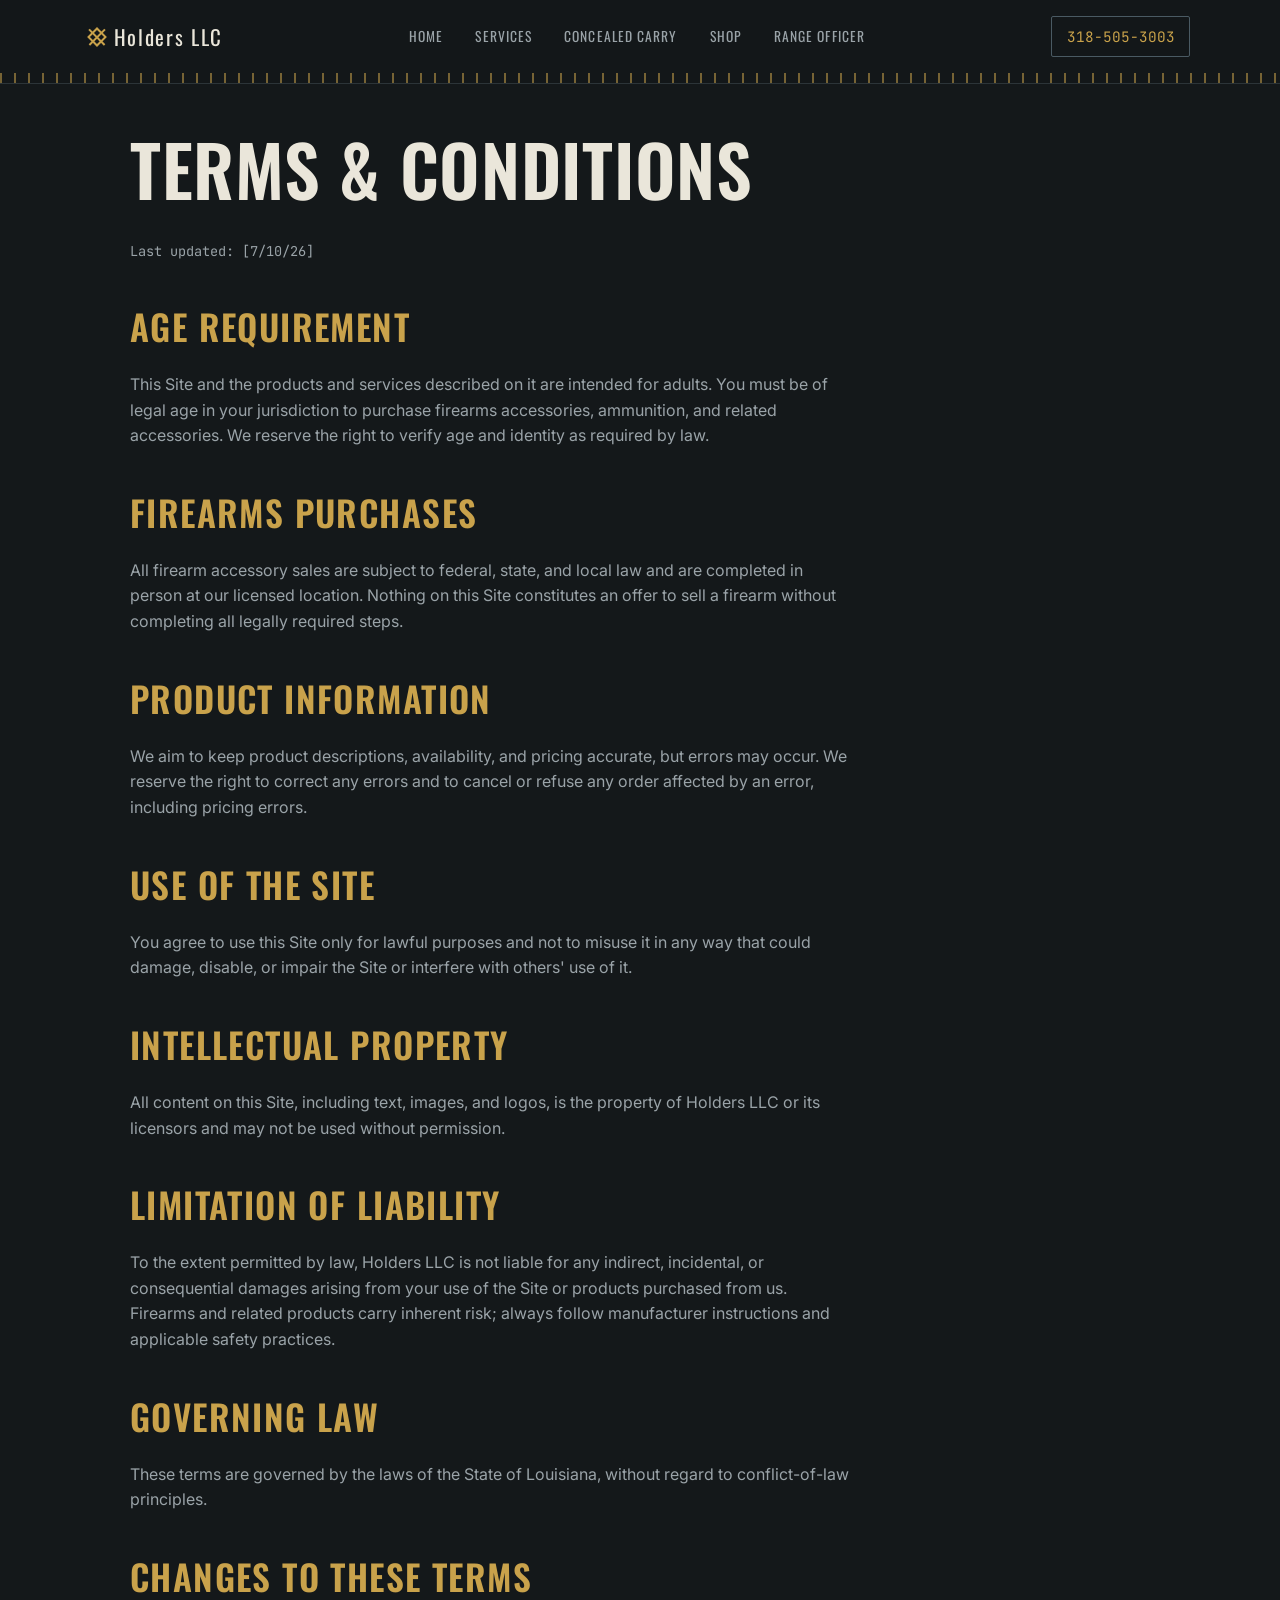
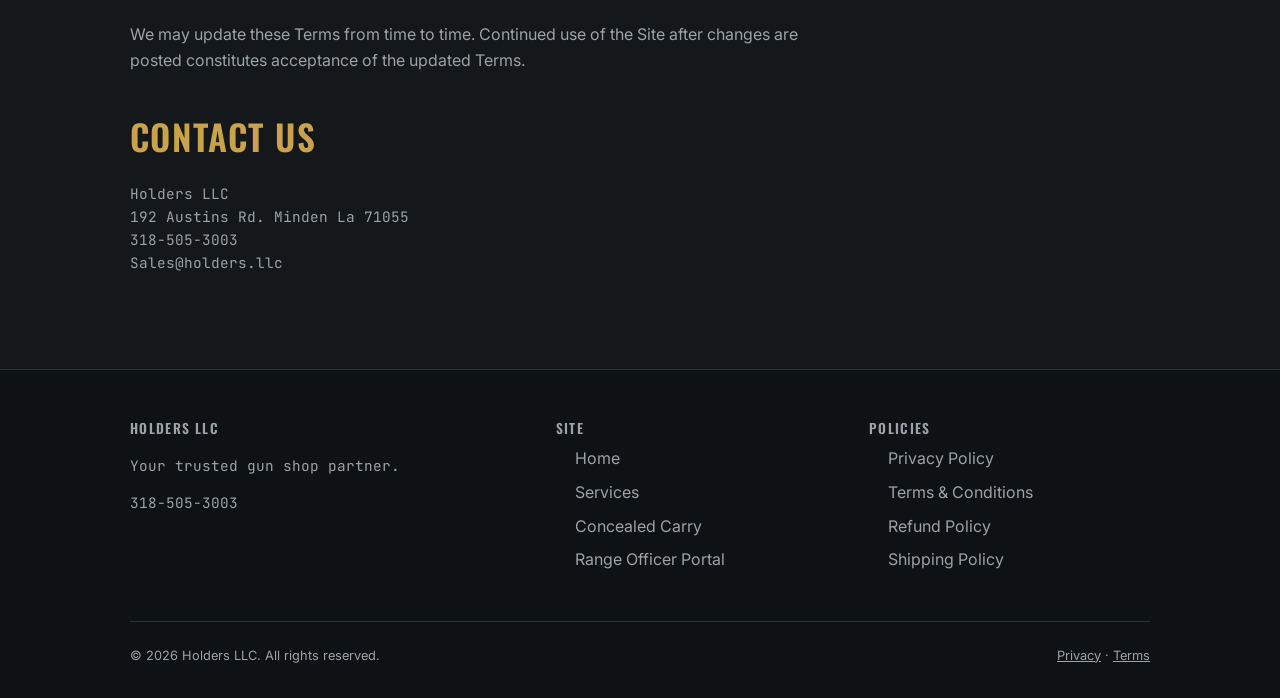
<file: terms.html>
<!DOCTYPE html>
<html lang="en">
<head>
<meta charset="UTF-8">
<meta name="viewport" content="width=device-width, initial-scale=1">
<title>Terms &amp; Conditions — Holders LLC</title>
<link rel="preconnect" href="https://fonts.googleapis.com">
<link href="https://fonts.googleapis.com/css2?family=Oswald:wght@500;600;700&family=Inter:wght@400;500;600&family=JetBrains+Mono:wght@400;500&display=swap" rel="stylesheet">
<link rel="stylesheet" href="style.css">
</head>
<body class="legal">

<header class="site">
  <div class="container nav-inner">
    <a href="index.html" class="brand"><span class="mark"></span>Holders LLC</a>
    <button class="nav-toggle" aria-label="Toggle menu" onclick="document.querySelector('nav.links').classList.toggle('open')">☰</button>
    <nav class="links">
      <a href="index.html">Home</a>
      <a href="services.html">Services</a>
      <a href="concealed-carry.html">Concealed Carry</a>
      <a href="shop.html">Shop</a>
      <a href="http://portal.holders.llc">Range Officer</a>
    </nav>
    <a href="tel:3185053003" class="nav-phone">318-505-3003</a>
  </div>
  <div class="rim-rule"></div>
</header>

<main>
  <div class="container">
    <h1>Terms &amp; Conditions</h1>
    <span class="updated">Last updated: [7/10/26]</span>

    <h2>Age Requirement</h2>
    <p>This Site and the products and services described on it are intended for adults. You must be of legal age in your jurisdiction to purchase firearms accessories, ammunition, and related accessories. We reserve the right to verify age and identity as required by law.</p>

    <h2>Firearms Purchases</h2>
    <p>All firearm accessory sales are subject to federal, state, and local law and are completed in person at our licensed location. Nothing on this Site constitutes an offer to sell a firearm without completing all legally required steps.</p>

    <h2>Product Information</h2>
    <p>We aim to keep product descriptions, availability, and pricing accurate, but errors may occur. We reserve the right to correct any errors and to cancel or refuse any order affected by an error, including pricing errors.</p>

    <h2>Use of the Site</h2>
    <p>You agree to use this Site only for lawful purposes and not to misuse it in any way that could damage, disable, or impair the Site or interfere with others' use of it.</p>

    <h2>Intellectual Property</h2>
    <p>All content on this Site, including text, images, and logos, is the property of Holders LLC or its licensors and may not be used without permission.</p>

    <h2>Limitation of Liability</h2>
    <p>To the extent permitted by law, Holders LLC is not liable for any indirect, incidental, or consequential damages arising from your use of the Site or products purchased from us. Firearms and related products carry inherent risk; always follow manufacturer instructions and applicable safety practices.</p>

    <h2>Governing Law</h2>
    <p>These terms are governed by the laws of the State of Louisiana, without regard to conflict-of-law principles.</p>

    <h2>Changes to These Terms</h2>
    <p>We may update these Terms from time to time. Continued use of the Site after changes are posted constitutes acceptance of the updated Terms.</p>

    <h2>Contact Us</h2>
    <p class="footer-mono">Holders LLC<br>192 Austins Rd. Minden La 71055<br>318-505-3003<br>Sales@holders.llc</p>
  </div>
</main>

<footer class="site">
  <div class="container">
    <div class="footer-grid">
      <div>
        <h4>Holders LLC</h4>
        <p class="footer-mono">Your trusted gun shop partner.</p>
        <p class="footer-mono">318-505-3003</p>
      </div>
      <div>
        <h4>Site</h4>
        <ul>
          <li><a href="index.html">Home</a></li>
          <li><a href="services.html">Services</a></li>
          <li><a href="concealed-carry.html">Concealed Carry</a></li>
          <li><a href="http://portal.holders.llc">Range Officer Portal</a></li>
        </ul>
      </div>
      <div>
        <h4>Policies</h4>
        <ul>
          <li><a href="privacy-policy.html">Privacy Policy</a></li>
          <li><a href="terms.html">Terms &amp; Conditions</a></li>
          <li><a href="refund-policy.html">Refund Policy</a></li>
          <li><a href="shipping-policy.html">Shipping Policy</a></li>
        </ul>
      </div>
    </div>
    <div class="footer-bottom">
      <span>© 2026 Holders LLC. All rights reserved.</span>
      <span><a href="privacy-policy.html">Privacy</a> · <a href="terms.html">Terms</a></span>
    </div>
  </div>
</footer>

</body>
</html>
</file>
<file: style.css>
/* Holders LLC — visual identity
   Palette: charcoal steel + brass casing accent
   Display: Oswald (condensed, stenciled, tactical signage feel)
   Body: Inter
   Utility/data: JetBrains Mono (phone, address, hours)
*/

:root {
  --charcoal: #14181a;
  --surface: #1c2226;
  --surface-raised: #232a2f;
  --steel: #4a5a63;
  --steel-line: #2c3438;
  --brass: #c9a24b;
  --brass-bright: #e2bd68;
  --paper: #eae6da;
  --paper-muted: #9aa3a8;
  --danger: #8a3a2c;

  --font-display: "Oswald", sans-serif;
  --font-body: "Inter", sans-serif;
  --font-mono: "JetBrains Mono", monospace;
}

* { box-sizing: border-box; }

html { scroll-behavior: smooth; }

body {
  margin: 0;
  background: var(--charcoal);
  color: var(--paper);
  font-family: var(--font-body);
  line-height: 1.6;
  -webkit-font-smoothing: antialiased;
}

a { color: var(--brass); text-decoration: none; }
a:hover { color: var(--brass-bright); }
a:focus-visible, button:focus-visible {
  outline: 2px solid var(--brass-bright);
  outline-offset: 3px;
}

h1, h2, h3, h4 {
  font-family: var(--font-display);
  font-weight: 600;
  text-transform: uppercase;
  letter-spacing: 0.04em;
  margin: 0 0 0.5em;
  color: var(--paper);
}

h1 { font-size: clamp(2.4rem, 6vw, 4.4rem); line-height: 1.05; letter-spacing: 0.01em; }
h2 { font-size: clamp(1.6rem, 3vw, 2.2rem); }
h3 { font-size: 1.15rem; letter-spacing: 0.06em; }

p { color: var(--paper-muted); max-width: 62ch; }
p.lead { color: var(--paper); font-size: 1.15rem; }

.container {
  max-width: 1100px;
  margin: 0 auto;
  padding: 0 clamp(1.25rem, 4vw, 2.5rem);
}

/* Brass casing rule — repeating tick marks, like a cartridge headstamp rim */
.rim-rule {
  height: 10px;
  width: 100%;
  background-image: repeating-linear-gradient(
    90deg,
    var(--brass) 0px, var(--brass) 2px,
    transparent 2px, transparent 14px
  );
  opacity: 0.55;
}

/* Header */
header.site {
  position: sticky;
  top: 0;
  z-index: 50;
  background: rgba(20, 24, 26, 0.92);
  backdrop-filter: blur(6px);
  border-bottom: 1px solid var(--steel-line);
}

.nav-inner {
  display: flex;
  align-items: center;
  justify-content: space-between;
  padding: 1rem 0;
}

.brand {
  display: flex;
  align-items: center;
  gap: 0.6rem;
  font-family: var(--font-display);
  font-size: 1.3rem;
  letter-spacing: 0.08em;
  color: var(--paper);
}

.brand .mark {
  width: 14px; height: 14px;
  border: 2px solid var(--brass);
  position: relative;
  transform: rotate(45deg);
  flex-shrink: 0;
}
.brand .mark::before, .brand .mark::after {
  content: "";
  position: absolute;
  background: var(--brass);
}
.brand .mark::before { top: 50%; left: -6px; right: -6px; height: 1.5px; transform: translateY(-50%); }
.brand .mark::after { left: 50%; top: -6px; bottom: -6px; width: 1.5px; transform: translateX(-50%); }

nav.links {
  display: flex;
  gap: clamp(1rem, 2.5vw, 2rem);
  align-items: center;
  font-family: var(--font-display);
  font-size: 0.85rem;
  letter-spacing: 0.08em;
  text-transform: uppercase;
}

nav.links a { color: var(--paper-muted); }
nav.links a:hover, nav.links a.active { color: var(--brass-bright); }

.nav-phone {
  font-family: var(--font-mono);
  color: var(--brass);
  border: 1px solid var(--steel);
  padding: 0.5rem 0.9rem;
  border-radius: 2px;
  font-size: 0.9rem;
  white-space: nowrap;
}
.nav-phone:hover { border-color: var(--brass); color: var(--brass-bright); }

/* Mobile nav toggle */
.nav-toggle { display: none; background: none; border: none; color: var(--paper); font-size: 1.6rem; cursor: pointer; }

@media (max-width: 720px) {
  nav.links { display: none; flex-direction: column; align-items: flex-start; gap: 1.2rem; }
  nav.links.open { display: flex; }
  .nav-toggle { display: block; }
  .nav-inner { flex-wrap: wrap; }
}

/* Hero */
.hero {
  padding: clamp(4rem, 10vw, 7rem) 0 clamp(3rem, 6vw, 4.5rem);
  background:
    repeating-linear-gradient(115deg, rgba(255,255,255,0.02) 0px, rgba(255,255,255,0.02) 1px, transparent 1px, transparent 42px),
    linear-gradient(180deg, var(--charcoal) 0%, #101416 100%);
  border-bottom: 1px solid var(--steel-line);
}

.eyebrow {
  font-family: var(--font-mono);
  color: var(--brass);
  letter-spacing: 0.18em;
  text-transform: uppercase;
  font-size: 0.8rem;
  margin-bottom: 1rem;
  display: block;
}

.hero-actions {
  display: flex;
  gap: 1rem;
  margin-top: 2rem;
  flex-wrap: wrap;
}

.btn {
  font-family: var(--font-display);
  letter-spacing: 0.06em;
  text-transform: uppercase;
  font-size: 0.9rem;
  padding: 0.85rem 1.6rem;
  border-radius: 2px;
  border: 1px solid transparent;
  display: inline-flex;
  align-items: center;
  gap: 0.5rem;
  cursor: pointer;
}

.btn-primary { background: var(--brass); color: var(--charcoal); }
.btn-primary:hover { background: var(--brass-bright); color: var(--charcoal); }

.btn-ghost { border-color: var(--steel); color: var(--paper); }
.btn-ghost:hover { border-color: var(--brass); color: var(--brass-bright); }

/* Sections */
section { padding: clamp(3rem, 7vw, 5rem) 0; }
section.alt { background: var(--surface); border-top: 1px solid var(--steel-line); border-bottom: 1px solid var(--steel-line); }

.section-head { max-width: 46ch; margin-bottom: 2.5rem; }

.grid-3 {
  display: grid;
  grid-template-columns: repeat(3, 1fr);
  gap: 1.5rem;
}
@media (max-width: 820px) { .grid-3 { grid-template-columns: 1fr; } }

.card {
  background: var(--surface-raised);
  border: 1px solid var(--steel-line);
  padding: 1.75rem;
  border-radius: 3px;
}
.card h3 { color: var(--brass); }
.card p { color: var(--paper-muted); margin-bottom: 0; }

/* Contact / footer */
footer.site {
  border-top: 1px solid var(--steel-line);
  padding: 3rem 0 2rem;
  background: #0f1214;
}

.footer-grid {
  display: grid;
  grid-template-columns: 1.4fr 1fr 1fr;
  gap: 2rem;
  margin-bottom: 2.5rem;
}
@media (max-width: 720px) { .footer-grid { grid-template-columns: 1fr; } }

.footer-grid h4 { color: var(--paper-muted); font-size: 0.85rem; letter-spacing: 0.1em; }
.footer-grid ul { list-style: none; padding: 0; margin: 0; }
.footer-grid li { margin-bottom: 0.5rem; }
.footer-grid a { color: var(--paper-muted); }
.footer-grid a:hover { color: var(--brass-bright); }

.footer-mono { font-family: var(--font-mono); color: var(--paper-muted); font-size: 0.9rem; }

.footer-bottom {
  display: flex;
  justify-content: space-between;
  flex-wrap: wrap;
  gap: 1rem;
  font-size: 0.8rem;
  color: var(--paper-muted);
  border-top: 1px solid var(--steel-line);
  padding-top: 1.5rem;
}
.footer-bottom a { color: var(--paper-muted); text-decoration: underline; }

/* Legal pages */
.legal main {
  padding: 3rem 0 5rem;
}
.legal h2 { color: var(--brass); margin-top: 2.2rem; }
.legal p, .legal li { color: var(--paper-muted); max-width: 72ch; }
.legal ul { padding-left: 1.2rem; }
.legal .updated {
  font-family: var(--font-mono);
  color: var(--paper-muted);
  font-size: 0.85rem;
  margin-bottom: 2rem;
  display: block;
}
.legal .callout {
  border-left: 3px solid var(--brass);
  background: var(--surface-raised);
  padding: 1rem 1.25rem;
  margin: 1.5rem 0;
  font-size: 0.92rem;
}

/* Utility */
.mt-0 { margin-top: 0; }
.badges { display: flex; gap: 0.75rem; flex-wrap: wrap; align-items: center; margin-top: 1.5rem; }
.badge {
  font-family: var(--font-mono);
  font-size: 0.75rem;
  color: var(--paper-muted);
  border: 1px solid var(--steel-line);
  padding: 0.35rem 0.6rem;
  border-radius: 2px;
}
</file>
